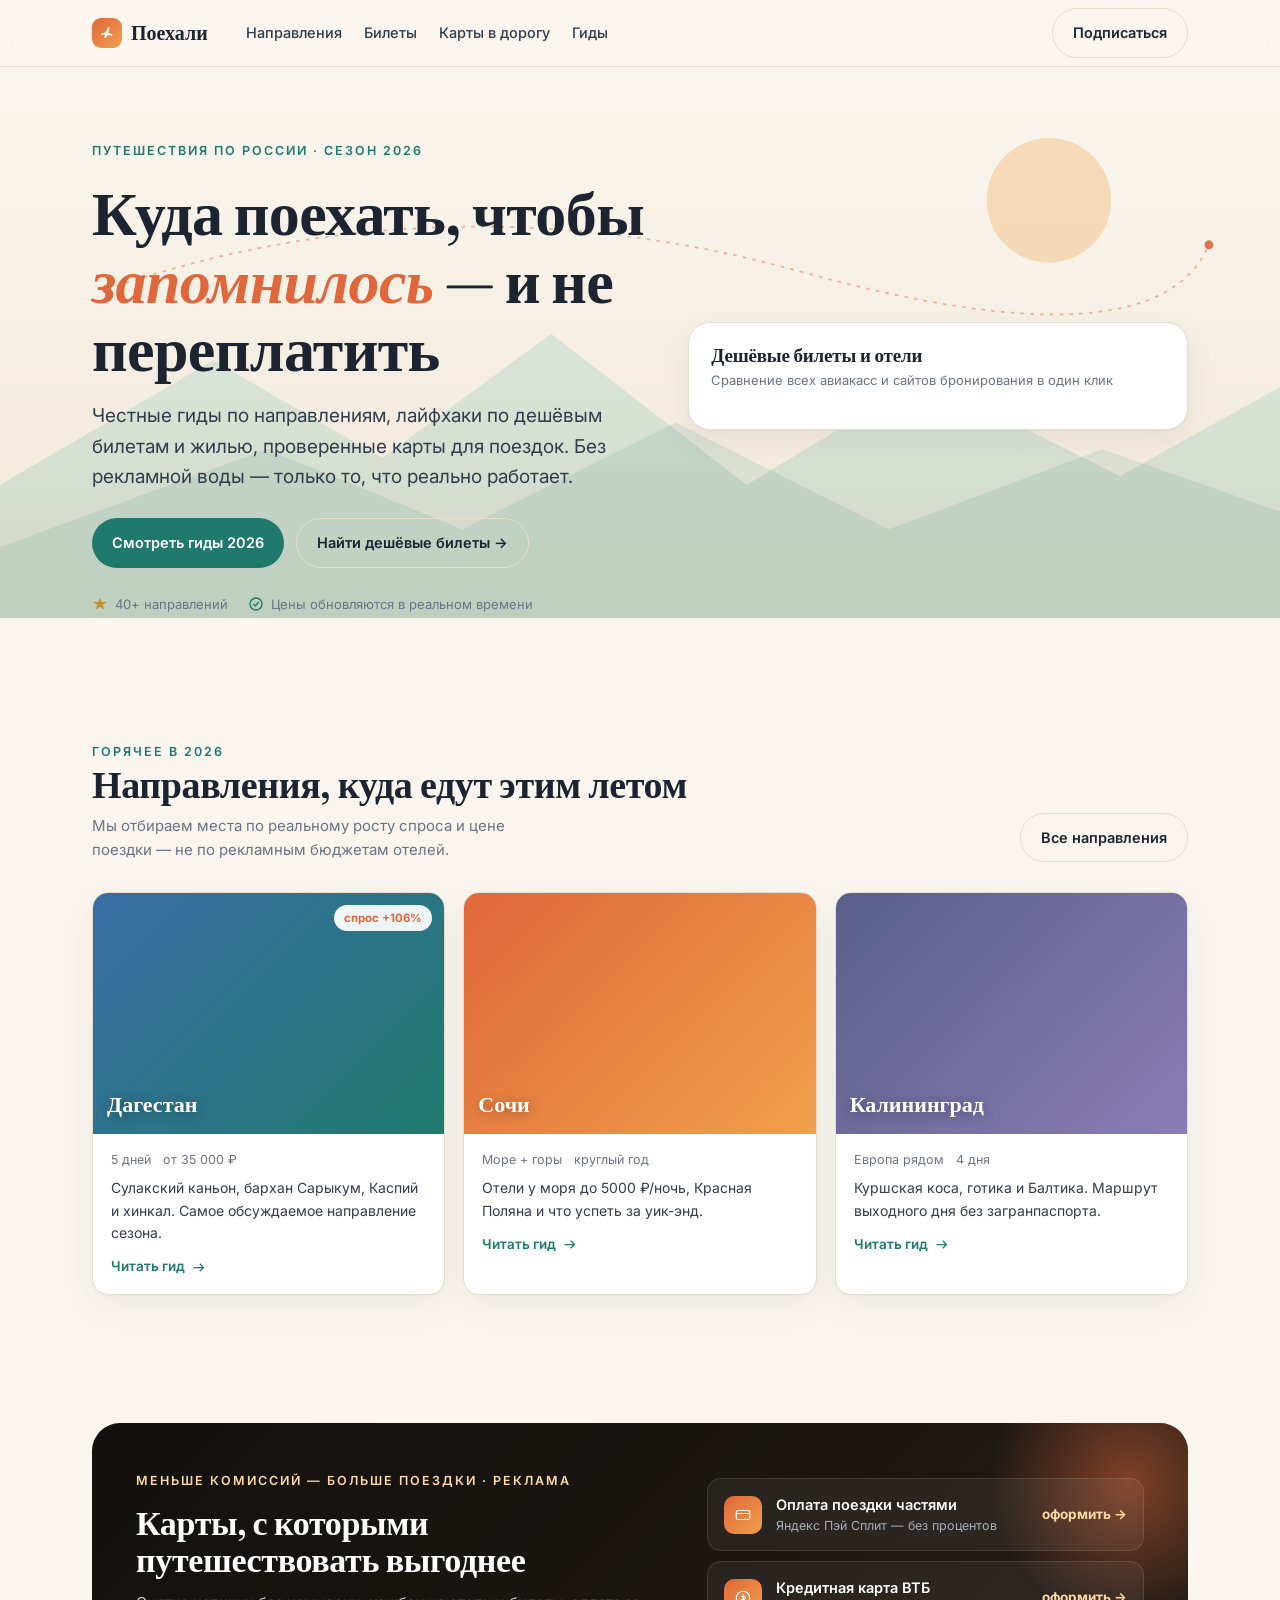
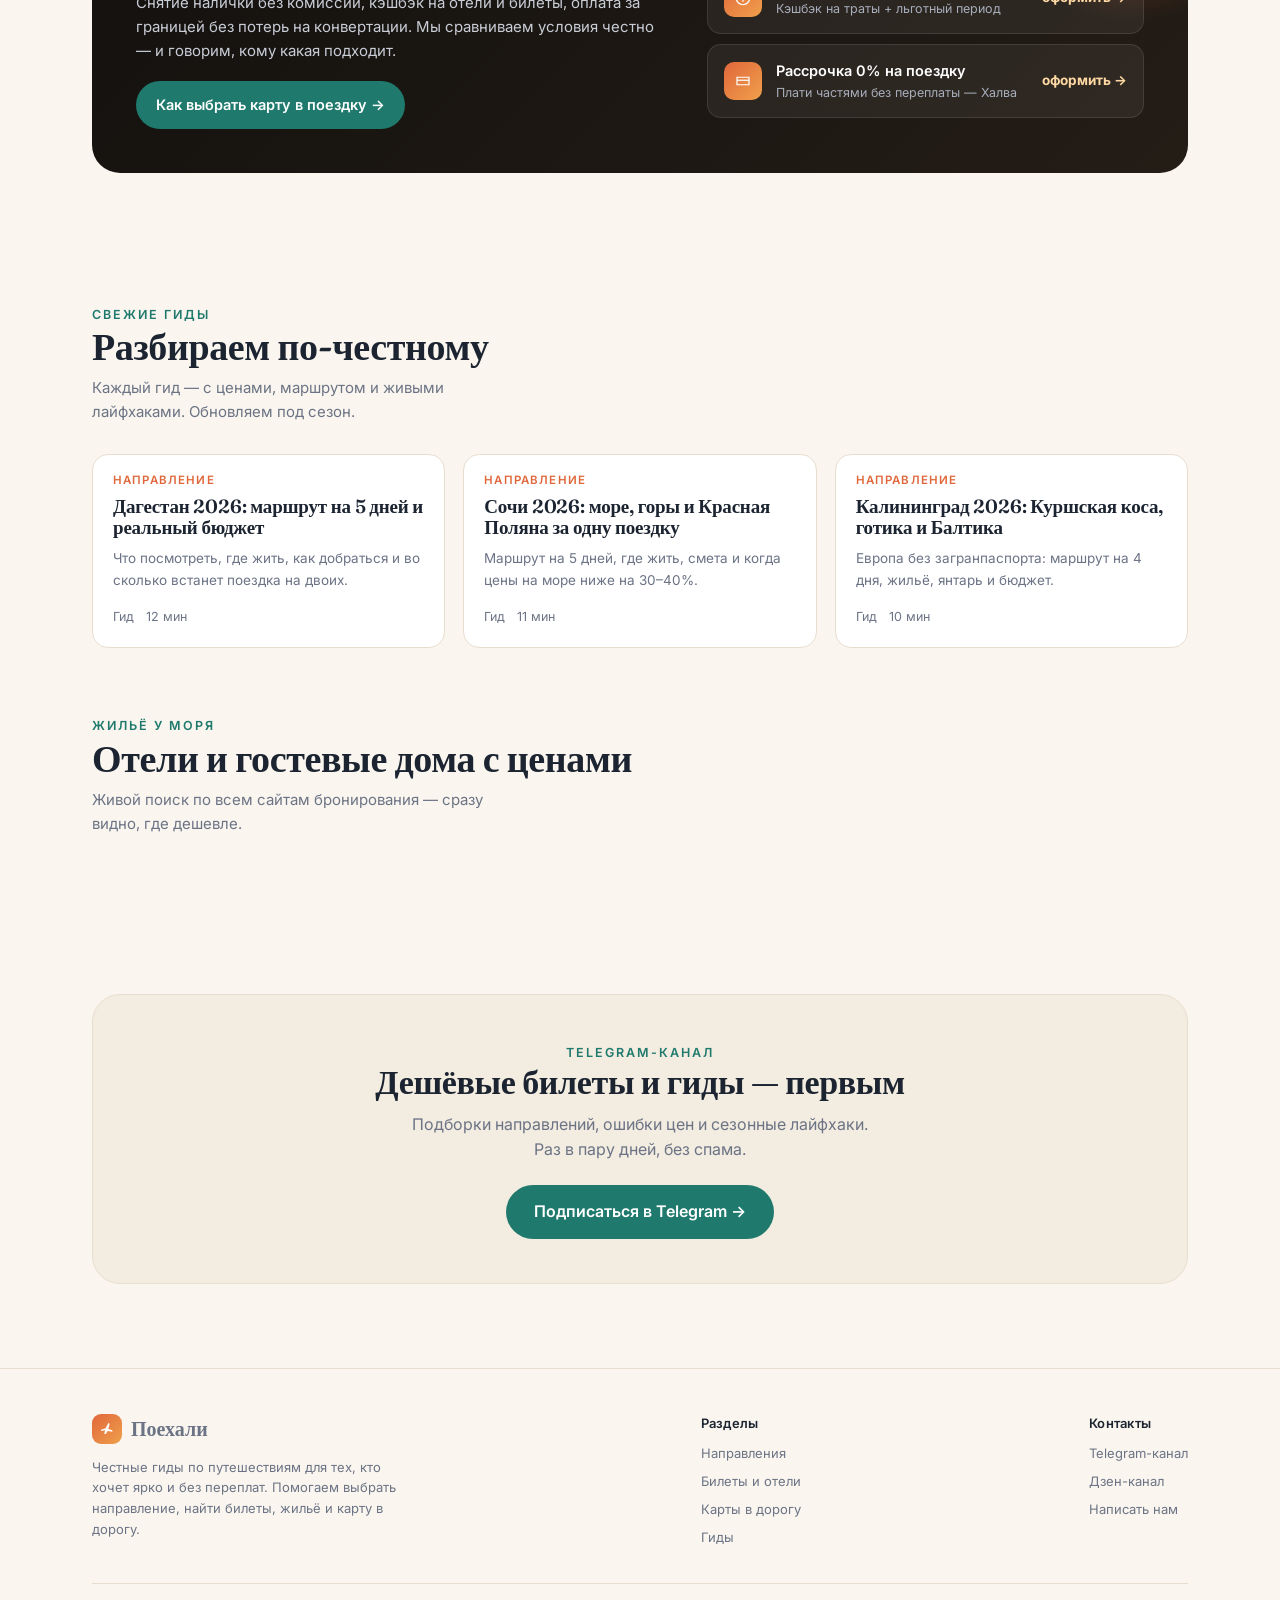
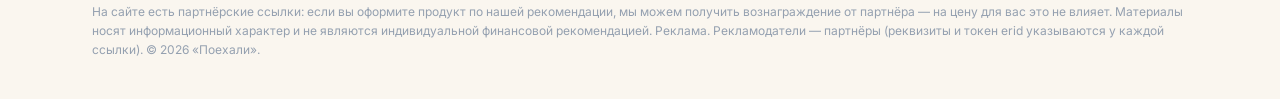
<file: index.html>
<!doctype html>
<html lang="ru">
<head>
<meta charset="utf-8">
<meta name="viewport" content="width=device-width, initial-scale=1">
<title>Поехали — путешествия по России 2026: маршруты, билеты, отели</title>
<meta name="description" content="Куда поехать по России в 2026 году: honest-гиды по направлениям, как найти дешёвые билеты и жильё, карты для путешествий без комиссии.">
<meta property="og:type" content="website">
<meta property="og:site_name" content="Поехали">
<meta property="og:locale" content="ru_RU">
<meta property="og:title" content="Поехали — путешествия по России 2026">
<meta property="og:description" content="Куда поехать по России: честные гиды по направлениям, дешёвые билеты и жильё, карты для путешествий.">
<meta property="og:url" content="https://ruslanklmn-hub.github.io/poehali/">
<meta property="og:image" content="https://ruslanklmn-hub.github.io/poehali/assets/og.png">
<meta name="twitter:card" content="summary_large_image">
<link rel="preconnect" href="https://fonts.googleapis.com">
<link rel="preconnect" href="https://fonts.gstatic.com" crossorigin>
<link href="https://fonts.googleapis.com/css2?family=Fraunces:opsz,wght@9..144,400;9..144,500;9..144,600;9..144,700&family=Inter:wght@400;500;600&display=swap" rel="stylesheet">
<style>
  :root{
    --bg:#FAF6EF; --surf:#FFFFFF; --sand:#F3ECE0; --sand2:#EDE3D3;
    --ink:#1B2430; --ink2:#333c4a; --mut:#6B7385; --line:#E7DECF;
    --teal:#1F7A6D; --teal-d:#155e54; --coral:#E0673B; --gold:#C0912F;
    --sea:linear-gradient(135deg,#1F7A6D,#2ea698); --sun:linear-gradient(135deg,#E0673B,#f0a04b);
    --sh:0 1px 2px rgba(27,36,48,.04),0 12px 32px rgba(27,36,48,.06);
    --rad:16px;
  }
  *{box-sizing:border-box;margin:0;padding:0}
  html{scroll-behavior:smooth}
  body{background:var(--bg);color:var(--ink);font:16px/1.6 Inter,-apple-system,BlinkMacSystemFont,"Segoe UI",Roboto,sans-serif;-webkit-font-smoothing:antialiased;overflow-x:hidden}
  h1,h2,h3,.serif{font-family:Fraunces,Georgia,"Times New Roman",serif;font-weight:600;letter-spacing:-.01em;line-height:1.1}
  a{color:inherit;text-decoration:none}
  .wrap{max-width:1140px;margin:0 auto;padding:0 22px}
  .eyebrow{font:600 12.5px/1 Inter;letter-spacing:.16em;text-transform:uppercase;color:var(--teal)}
  .btn{display:inline-flex;align-items:center;gap:8px;font-weight:600;font-size:14.5px;padding:12px 20px;border-radius:100px;cursor:pointer;border:0;transition:.2s}
  .btn-p{background:var(--ink);color:#fff}
  .btn-p:hover{background:#2b3646;transform:translateY(-1px)}
  .btn-t{background:var(--teal);color:#fff}
  .btn-t:hover{background:var(--teal-d)}
  .btn-o{background:transparent;color:var(--ink);border:1.5px solid var(--line)}
  .btn-o:hover{border-color:var(--ink);background:#fff}
  svg{display:block}
  .reveal{opacity:0;transform:translateY(20px);transition:opacity .7s ease,transform .7s cubic-bezier(.2,.7,.2,1)}
  .reveal.in{opacity:1;transform:none}
  @media(prefers-reduced-motion:reduce){.reveal{opacity:1;transform:none;transition:none}}

  /* ===== affiliate slot marker (заменяется кодом из кабинета сети) ===== */
  .slot{border:1.5px dashed var(--teal);background:rgba(31,122,109,.05);border-radius:14px;padding:20px;text-align:center;color:var(--teal-d);font-size:13.5px}
  .slot b{display:block;font-size:14px;margin-bottom:4px;color:var(--teal)}
  .slot .fake{display:inline-flex;gap:8px;align-items:center;margin-top:12px;background:#fff;border:1px solid var(--line);border-radius:100px;padding:9px 16px;color:var(--ink);font-weight:600;font-size:13px}

  /* ===== header ===== */
  header{position:sticky;top:0;z-index:50;background:rgba(250,246,239,.82);backdrop-filter:blur(12px);border-bottom:1px solid var(--line)}
  .nav{display:flex;align-items:center;gap:26px;height:66px}
  .logo{display:flex;align-items:center;gap:9px;font-family:Fraunces;font-weight:600;font-size:20px}
  .logo .mark{width:30px;height:30px;border-radius:9px;background:var(--sun);display:grid;place-items:center;flex:0 0 auto}
  .nav .links{display:flex;gap:22px;margin-left:12px}
  .nav .links a{font-size:14.5px;color:var(--ink2);font-weight:500}
  .nav .links a:hover{color:var(--teal)}
  .nav .right{margin-left:auto;display:flex;gap:10px;align-items:center}
  @media(max-width:760px){.nav .links{display:none}}

  /* ===== hero ===== */
  .hero{position:relative;padding:70px 0 60px;overflow:hidden}
  .hero-art{position:absolute;inset:0;z-index:0;opacity:.9}
  .hero .wrap{position:relative;z-index:1}
  .hero .grid{display:grid;grid-template-columns:1.05fr .95fr;gap:44px;align-items:center}
  @media(max-width:880px){.hero .grid{grid-template-columns:1fr;gap:30px}}
  .hero h1{font-size:clamp(38px,6vw,62px);margin:16px 0 18px}
  .hero h1 em{font-style:italic;color:var(--coral)}
  .hero p.lead{font-size:clamp(16px,2.1vw,19px);color:var(--ink2);max-width:520px}
  .hero .cta{display:flex;gap:12px;margin-top:26px;flex-wrap:wrap}
  .trust{display:flex;gap:20px;margin-top:26px;flex-wrap:wrap;color:var(--mut);font-size:13px}
  .trust span{display:flex;align-items:center;gap:7px}
  /* hero search card */
  .searchcard{background:var(--surf);border:1px solid var(--line);border-radius:22px;box-shadow:var(--sh);padding:22px}
  .searchcard h3{font-size:19px;margin-bottom:4px}
  .searchcard .sub{font-size:13px;color:var(--mut);margin-bottom:16px}
  .tabs{display:flex;gap:6px;background:var(--sand);border-radius:12px;padding:5px;margin-bottom:16px}
  .tabs button{flex:1;border:0;background:transparent;padding:9px;border-radius:9px;font-weight:600;font-size:13.5px;color:var(--mut);cursor:pointer}
  .tabs button.on{background:#fff;color:var(--ink);box-shadow:0 1px 4px rgba(0,0,0,.06)}

  /* ===== section frame ===== */
  section.blk{padding:64px 0}
  .head{display:flex;align-items:flex-end;justify-content:space-between;gap:20px;margin-bottom:30px;flex-wrap:wrap}
  .head h2{font-size:clamp(26px,3.6vw,38px)}
  .head p{color:var(--mut);font-size:15px;max-width:440px;margin-top:8px}

  /* destinations */
  .dest{display:grid;grid-template-columns:repeat(3,1fr);gap:18px}
  @media(max-width:860px){.dest{grid-template-columns:repeat(2,1fr)}}
  @media(max-width:560px){.dest{grid-template-columns:1fr}}
  .card{background:var(--surf);border:1px solid var(--line);border-radius:var(--rad);overflow:hidden;box-shadow:var(--sh);transition:.25s;cursor:pointer}
  .card:hover{transform:translateY(-4px);box-shadow:0 18px 40px rgba(27,36,48,.12)}
  .card .ph{aspect-ratio:16/11;position:relative;display:grid;place-items:center;color:#fff}
  .card .ph .lbl{position:absolute;left:14px;bottom:12px;font-family:Fraunces;font-size:22px;font-weight:600;text-shadow:0 2px 12px rgba(0,0,0,.35)}
  .card .ph .tag{position:absolute;right:12px;top:12px;background:rgba(255,255,255,.92);color:var(--coral);font-weight:700;font-size:11.5px;padding:4px 10px;border-radius:100px}
  .card .bd{padding:16px 18px}
  .card .bd .meta{font-size:12.5px;color:var(--mut);display:flex;gap:12px;margin-bottom:7px}
  .card .bd p{font-size:14px;color:var(--ink2)}
  .card .bd .go{margin-top:12px;font-weight:600;font-size:13.5px;color:var(--teal);display:flex;align-items:center;gap:6px}

  /* money block */
  .money{background:linear-gradient(135deg,#12100E,#241d16);color:#fff;border-radius:28px;padding:44px;position:relative;overflow:hidden}
  .money::after{content:"";position:absolute;right:-80px;top:-80px;width:280px;height:280px;background:radial-gradient(circle,rgba(224,103,59,.5),transparent 70%)}
  .money .in{position:relative;z-index:1;display:grid;grid-template-columns:1.1fr .9fr;gap:36px;align-items:center}
  @media(max-width:820px){.money{padding:30px}.money .in{grid-template-columns:1fr;gap:24px}}
  .money h2{font-size:clamp(24px,3.4vw,34px);margin:12px 0}
  .money p{color:#c9cdd6;font-size:15px}
  .cards3{display:flex;flex-direction:column;gap:10px}
  .crow{display:flex;align-items:center;gap:14px;background:rgba(255,255,255,.06);border:1px solid rgba(255,255,255,.1);border-radius:14px;padding:14px 16px}
  .crow .ic{width:38px;height:38px;border-radius:10px;background:var(--sun);display:grid;place-items:center;flex:0 0 auto}
  .crow .t{font-weight:600;font-size:14.5px}
  .crow .s{font-size:12.5px;color:#a7adba}
  .crow .p{margin-left:auto;font-weight:700;color:#ffd9a3;font-size:13.5px;white-space:nowrap}

  /* latest */
  .posts{display:grid;grid-template-columns:repeat(3,1fr);gap:18px}
  @media(max-width:860px){.posts{grid-template-columns:1fr}}
  .post{display:flex;flex-direction:column;gap:10px;background:var(--surf);border:1px solid var(--line);border-radius:var(--rad);padding:20px;transition:.2s}
  .post:hover{border-color:#d8ccb6;transform:translateY(-3px)}
  .post .k{font:600 11.5px/1 Inter;letter-spacing:.1em;text-transform:uppercase;color:var(--coral)}
  .post h3{font-size:19px}
  .post p{font-size:13.5px;color:var(--mut)}
  .post .foot{margin-top:auto;font-size:12.5px;color:var(--mut);display:flex;gap:12px;padding-top:6px}

  /* capture */
  .capture{background:var(--sand);border:1px solid var(--line);border-radius:28px;padding:44px;text-align:center}
  .capture h2{font-size:clamp(24px,3.4vw,34px);margin-bottom:10px}
  .capture p{color:var(--mut);max-width:460px;margin:0 auto 22px}
  .cform{display:flex;gap:10px;max-width:440px;margin:0 auto;flex-wrap:wrap}
  .cform input{flex:1;min-width:200px;border:1.5px solid var(--line);background:#fff;border-radius:100px;padding:13px 20px;font:400 15px Inter;color:var(--ink)}
  .cform input:focus{outline:none;border-color:var(--teal)}

  /* footer */
  footer{border-top:1px solid var(--line);margin-top:20px;padding:44px 0 40px;color:var(--mut);font-size:13px}
  .fgrid{display:flex;gap:40px;flex-wrap:wrap;justify-content:space-between;margin-bottom:28px}
  .fgrid .about{max-width:320px}
  .fcol h4{font-family:Inter;font-weight:600;font-size:13px;color:var(--ink);margin-bottom:10px;letter-spacing:.02em}
  .fcol a{display:block;color:var(--mut);margin-bottom:7px}
  .fcol a:hover{color:var(--teal)}
  .disc{border-top:1px solid var(--line);padding-top:18px;font-size:12px;line-height:1.6;color:#94a0b0}
</style>
<!-- Travelpayouts Drive (авто-монетизация тревел-ссылок) -->
<script nowprocket data-noptimize="1" data-cfasync="false" data-wpfc-render="false" seraph-accel-crit="1" data-no-defer="1">
  (function () {
      var script = document.createElement("script");
      script.async = 1;
      script.src = 'https://tpembars.com/NTQ3OTI2.js?t=547926';
      document.head.appendChild(script);
  })();
</script>
<meta name="yandex-verification" content="d6a9e9c5a4520eef" />
<!-- Yandex.Metrika counter -->
<script type="text/javascript">
   (function(m,e,t,r,i,k,a){m[i]=m[i]||function(){(m[i].a=m[i].a||[]).push(arguments)};
   m[i].l=1*new Date();
   for (var j = 0; j < document.scripts.length; j++) {if (document.scripts[j].src === r) { return; }}
   k=e.createElement(t),a=e.getElementsByTagName(t)[0],k.async=1,k.src=r,a.parentNode.insertBefore(k,a)})
   (window, document, "script", "https://mc.yandex.ru/metrika/tag.js", "ym");
   ym(110705761, "init", {clickmap:true, trackLinks:true, accurateTrackBounce:true, webvisor:true});
</script>
<noscript><div><img src="https://mc.yandex.ru/watch/110705761" style="position:absolute; left:-9999px;" alt="" /></div></noscript>
<!-- /Yandex.Metrika counter -->
</head>
<body>

<header>
  <div class="wrap nav">
    <a class="logo" href="#">
      <span class="mark"><svg width="16" height="16" viewBox="0 0 24 24" fill="none"><path d="M3 13l7-2 4-8 2 1-2 8 6 2v2l-7-1-3 5-2-1 1-5-6 1z" fill="#fff"/></svg></span>
      Поехали
    </a>
    <nav class="links">
      <a href="#napravleniya">Направления</a>
      <a href="#bilety">Билеты</a>
      <a href="#karty">Карты в дорогу</a>
      <a href="#gidy">Гиды</a>
    </nav>
    <div class="right">
      <a class="btn btn-o" href="#podpiska">Подписаться</a>
    </div>
  </div>
</header>

<!-- ============ HERO ============ -->
<section class="hero">
  <svg class="hero-art" viewBox="0 0 1440 620" preserveAspectRatio="xMidYMid slice" aria-hidden="true">
    <defs>
      <linearGradient id="sky" x1="0" y1="0" x2="0" y2="1">
        <stop offset="0" stop-color="#FAF6EF"/><stop offset="1" stop-color="#F1E7D6"/>
      </linearGradient>
      <linearGradient id="mnt" x1="0" y1="0" x2="0" y2="1">
        <stop offset="0" stop-color="#2ea698"/><stop offset="1" stop-color="#1F7A6D"/>
      </linearGradient>
    </defs>
    <rect width="1440" height="620" fill="url(#sky)"/>
    <circle cx="1180" cy="150" r="70" fill="#f0a04b" opacity=".35"/>
    <path d="M0 470 L240 330 L430 440 L620 300 L840 470 L1040 350 L1260 460 L1440 360 V620 H0 Z" fill="url(#mnt)" opacity=".16"/>
    <path d="M0 540 L300 430 L520 520 L760 400 L1000 520 L1240 430 L1440 500 V620 H0 Z" fill="#1F7A6D" opacity=".12"/>
    <g opacity=".5" stroke="#E0673B" stroke-width="2" fill="none" stroke-dasharray="4 7">
      <path d="M120 250 Q500 120 900 230 T1360 200"/>
    </g>
    <g fill="#E0673B"><circle cx="120" cy="250" r="5"/><circle cx="1360" cy="200" r="5"/></g>
  </svg>
  <div class="wrap">
    <div class="grid">
      <div class="reveal in">
        <span class="eyebrow">Путешествия по России · сезон 2026</span>
        <h1>Куда поехать, чтобы <em>запомнилось</em> — и не переплатить</h1>
        <p class="lead">Честные гиды по направлениям, лайфхаки по дешёвым билетам и жилью, проверенные карты для поездок. Без рекламной воды — только то, что реально работает.</p>
        <div class="cta">
          <a class="btn btn-t" href="#gidy">Смотреть гиды 2026</a>
          <a class="btn btn-o" href="#bilety">Найти дешёвые билеты →</a>
        </div>
        <div class="trust">
          <span><svg width="16" height="16" viewBox="0 0 24 24" fill="none"><path d="M12 2l2.4 6.9H22l-6 4.4 2.3 7L12 16l-6.3 4.3 2.3-7-6-4.4h7.6z" fill="#C0912F"/></svg> 40+ направлений</span>
          <span><svg width="16" height="16" viewBox="0 0 24 24" fill="none"><circle cx="12" cy="12" r="9" stroke="#1F7A6D" stroke-width="2"/><path d="M8 12l3 3 5-6" stroke="#1F7A6D" stroke-width="2" fill="none"/></svg> Цены обновляются в реальном времени</span>
        </div>
      </div>

      <!-- HERO SEARCH: сюда встаёт поисковый виджет Aviasales из кабинета Travelpayouts -->
      <div class="searchcard reveal in">
        <h3>Дешёвые билеты и отели</h3>
        <div class="sub">Сравнение всех авиакасс и сайтов бронирования в один клик</div>
        <!-- Travelpayouts: поисковый виджет Aviasales (авиа + отели) -->
        <script async src="https://tpwdg.com/content?currency=rub&campaign_id=100&promo_id=7879&plain=false&border_radius=0&color_focused=%2332a8dd&special=%23C4C4C4&secondary=%23FFFFFF&light=%23FFFFFF&dark=%23262626&color_icons=%2332a8dd&color_button=%2332a8dd&primary_override=%2332a8dd&searchUrl=www.aviasales.com%2Fsearch&locale=ru&powered_by=true&show_hotels=true&shmarker=748388&trs=547926" charset="utf-8"></script>
      </div>
    </div>
  </div>
</section>

<!-- ============ DESTINATIONS ============ -->
<section class="blk" id="napravleniya">
  <div class="wrap">
    <div class="head reveal">
      <div>
        <span class="eyebrow">Горячее в 2026</span>
        <h2>Направления, куда едут этим летом</h2>
        <p>Мы отбираем места по реальному росту спроса и цене поездки — не по рекламным бюджетам отелей.</p>
      </div>
      <a class="btn btn-o" href="#gidy">Все направления</a>
    </div>
    <div class="dest">
      <!-- Дагестан — флагман -->
      <a class="card reveal" href="dagestan.html">
        <div class="ph" style="background:linear-gradient(135deg,#3a6ea5,#1F7A6D)">
          <!-- PHOTO SLOT: фото Сулакского каньона / Дагестан -->
          <span class="tag">спрос +106%</span>
          <span class="lbl">Дагестан</span>
        </div>
        <div class="bd">
          <div class="meta"><span>5 дней</span><span>от 35 000 ₽</span></div>
          <p>Сулакский каньон, бархан Сарыкум, Каспий и хинкал. Самое обсуждаемое направление сезона.</p>
          <div class="go">Читать гид <svg width="15" height="15" viewBox="0 0 24 24" fill="none"><path d="M4 12h16M14 6l6 6-6 6" stroke="#1F7A6D" stroke-width="2" fill="none"/></svg></div>
        </div>
      </a>
      <!-- Сочи -->
      <a class="card reveal" href="sochi.html">
        <div class="ph" style="background:linear-gradient(135deg,#E0673B,#f0a04b)">
          <span class="lbl">Сочи</span>
        </div>
        <div class="bd">
          <div class="meta"><span>Море + горы</span><span>круглый год</span></div>
          <p>Отели у моря до 5000 ₽/ночь, Красная Поляна и что успеть за уик-энд.</p>
          <div class="go">Читать гид <svg width="15" height="15" viewBox="0 0 24 24" fill="none"><path d="M4 12h16M14 6l6 6-6 6" stroke="#1F7A6D" stroke-width="2" fill="none"/></svg></div>
        </div>
      </a>
      <!-- Калининград -->
      <a class="card reveal" href="kaliningrad.html">
        <div class="ph" style="background:linear-gradient(135deg,#5a5f8a,#8a7cb5)">
          <span class="lbl">Калининград</span>
        </div>
        <div class="bd">
          <div class="meta"><span>Европа рядом</span><span>4 дня</span></div>
          <p>Куршская коса, готика и Балтика. Маршрут выходного дня без загранпаспорта.</p>
          <div class="go">Читать гид <svg width="15" height="15" viewBox="0 0 24 24" fill="none"><path d="M4 12h16M14 6l6 6-6 6" stroke="#1F7A6D" stroke-width="2" fill="none"/></svg></div>
        </div>
      </a>
    </div>
  </div>
</section>

<!-- ============ MONEY / CARDS ============ -->
<section class="blk" id="karty">
  <div class="wrap">
    <div class="money reveal">
      <div class="in">
        <div>
          <span class="eyebrow" style="color:#ffd9a3">Меньше комиссий — больше поездки · Реклама</span>
          <h2>Карты, с которыми путешествовать выгоднее</h2>
          <p>Снятие налички без комиссии, кэшбэк на отели и билеты, оплата за границей без потерь на конвертации. Мы сравниваем условия честно — и говорим, кому какая подходит.</p>
          <a class="btn btn-t" href="dagestan.html#karta" style="margin-top:18px">Как выбрать карту в поездку →</a>
        </div>
        <!-- AFFILIATE SLOTS · финансовые офферы (Pampadu / Leads.su). Ссылки с erid -->
        <div class="cards3">
          <div class="crow">
            <span class="ic"><svg width="18" height="18" viewBox="0 0 24 24" fill="none"><rect x="3" y="6" width="18" height="12" rx="2" stroke="#fff" stroke-width="1.6"/><path d="M3 10h18" stroke="#fff" stroke-width="1.6"/></svg></span>
            <div><div class="t">Оплата поездки частями</div><div class="s">Яндекс Пэй Сплит — без процентов</div></div>
            <a class="p" href="https://trk.ppdu.ru/click?uid=342605&amp;oid=2684&amp;erid=2SDnjdJuo9L" target="_blank" rel="nofollow sponsored noopener">оформить →</a>
          </div>
          <div class="crow">
            <span class="ic"><svg width="18" height="18" viewBox="0 0 24 24" fill="none"><circle cx="12" cy="12" r="9" stroke="#fff" stroke-width="1.6"/><path d="M12 7v10M9 10h4a2 2 0 010 4H9" stroke="#fff" stroke-width="1.6"/></svg></span>
            <div><div class="t">Кредитная карта ВТБ</div><div class="s">Кэшбэк на траты + льготный период</div></div>
            <a class="p" href="https://trk.ppdu.ru/click?uid=342605&amp;oid=1089&amp;erid=2SDnjeGCc2T" target="_blank" rel="nofollow sponsored noopener">оформить →</a>
          </div>
          <div class="crow">
            <span class="ic"><svg width="18" height="18" viewBox="0 0 24 24" fill="none"><path d="M4 7h16v10H4z" stroke="#fff" stroke-width="1.6"/><path d="M4 11h16" stroke="#fff" stroke-width="1.6"/></svg></span>
            <div><div class="t">Рассрочка 0% на поездку</div><div class="s">Плати частями без переплаты — Халва</div></div>
            <a class="p" href="https://trk.ppdu.ru/click?uid=342605&amp;oid=1775&amp;erid=2SDnjcis6h7" target="_blank" rel="nofollow sponsored noopener">оформить →</a>
          </div>
        </div>
      </div>
    </div>
  </div>
</section>

<!-- ============ LATEST GUIDES ============ -->
<section class="blk" id="gidy">
  <div class="wrap">
    <div class="head reveal">
      <div>
        <span class="eyebrow">Свежие гиды</span>
        <h2>Разбираем по-честному</h2>
        <p>Каждый гид — с ценами, маршрутом и живыми лайфхаками. Обновляем под сезон.</p>
      </div>
    </div>
    <div class="posts">
      <a class="post reveal" href="dagestan.html">
        <span class="k">Направление</span>
        <h3>Дагестан 2026: маршрут на 5 дней и реальный бюджет</h3>
        <p>Что посмотреть, где жить, как добраться и во сколько встанет поездка на двоих.</p>
        <div class="foot"><span>Гид</span><span>12 мин</span></div>
      </a>
      <a class="post reveal" href="sochi.html">
        <span class="k">Направление</span>
        <h3>Сочи 2026: море, горы и Красная Поляна за одну поездку</h3>
        <p>Маршрут на 5 дней, где жить, смета и когда цены на море ниже на 30–40%.</p>
        <div class="foot"><span>Гид</span><span>11 мин</span></div>
      </a>
      <a class="post reveal" href="kaliningrad.html">
        <span class="k">Направление</span>
        <h3>Калининград 2026: Куршская коса, готика и Балтика</h3>
        <p>Европа без загранпаспорта: маршрут на 4 дня, жильё, янтарь и бюджет.</p>
        <div class="foot"><span>Гид</span><span>10 мин</span></div>
      </a>
    </div>
  </div>
</section>

<!-- ============ HOTELS SLOT ============ -->
<section class="blk" id="bilety" style="padding-top:0">
  <div class="wrap">
    <div class="head reveal">
      <div>
        <span class="eyebrow">Жильё у моря</span>
        <h2>Отели и гостевые дома с ценами</h2>
        <p>Живой поиск по всем сайтам бронирования — сразу видно, где дешевле.</p>
      </div>
    </div>
    <!-- Travelpayouts: поисковый виджет отелей (Ostrovok) -->
    <div class="reveal" style="margin:8px 0 0"><script async src="https://tpwdg.com/content?campaign_id=459&promo_id=7257&color_icons=%230f5de4&color_button=%230f5de4&color_border=%230f5de4&color_background=%23ffffff&border_radius=5&powered_by=true&locale=ru&shmarker=748388&trs=547926" charset="utf-8"></script></div>
  </div>
</section>

<!-- ============ CAPTURE ============ -->
<section class="blk" id="podpiska">
  <div class="wrap">
    <div class="capture reveal">
      <span class="eyebrow">Telegram-канал</span>
      <h2>Дешёвые билеты и гиды — первым</h2>
      <p>Подборки направлений, ошибки цен и сезонные лайфхаки. Раз в пару дней, без спама.</p>
      <a class="btn btn-t" href="https://t.me/Poehali_2026" target="_blank" rel="noopener" style="font-size:16px;padding:14px 28px">Подписаться в Telegram →</a>
    </div>
  </div>
</section>

<footer>
  <div class="wrap">
    <div class="fgrid">
      <div class="about">
        <a class="logo" href="#" style="margin-bottom:12px">
          <span class="mark"><svg width="16" height="16" viewBox="0 0 24 24" fill="none"><path d="M3 13l7-2 4-8 2 1-2 8 6 2v2l-7-1-3 5-2-1 1-5-6 1z" fill="#fff"/></svg></span>
          Поехали
        </a>
        <p>Честные гиды по путешествиям для тех, кто хочет ярко и без переплат. Помогаем выбрать направление, найти билеты, жильё и карту в дорогу.</p>
      </div>
      <div class="fcol">
        <h4>Разделы</h4>
        <a href="#napravleniya">Направления</a>
        <a href="#bilety">Билеты и отели</a>
        <a href="#karty">Карты в дорогу</a>
        <a href="#gidy">Гиды</a>
      </div>
      <div class="fcol">
        <h4>Контакты</h4>
        <a href="https://t.me/Poehali_2026" target="_blank" rel="noopener">Telegram-канал</a>
        <a href="https://dzen.ru/id/6a526a5b24f2c05c53978cb1" target="_blank" rel="noopener">Дзен-канал</a>
        <a href="https://t.me/Poehali_2026" target="_blank" rel="noopener">Написать нам</a>
      </div>
    </div>
    <p class="disc">
      На сайте есть партнёрские ссылки: если вы оформите продукт по нашей рекомендации, мы можем получить вознаграждение от партнёра — на цену для вас это не влияет. Материалы носят информационный характер и не являются индивидуальной финансовой рекомендацией. Реклама. Рекламодатели — партнёры (реквизиты и токен erid указываются у каждой ссылки). © 2026 «Поехали».
    </p>
  </div>
</footer>

<script>
  // reveal on scroll
  var io=new IntersectionObserver(function(es){es.forEach(function(e){if(e.isIntersecting){e.target.classList.add('in');io.unobserve(e.target)}})},{threshold:.12});
  document.querySelectorAll('.reveal').forEach(function(el){io.observe(el)});
  // hero tabs (визуальный переключатель; реальный поиск подтянет виджет)
  document.querySelectorAll('.tabs button').forEach(function(b){b.onclick=function(){document.querySelectorAll('.tabs button').forEach(function(x){x.classList.remove('on')});b.classList.add('on')}});
</script>
</body>
</html>
</file>
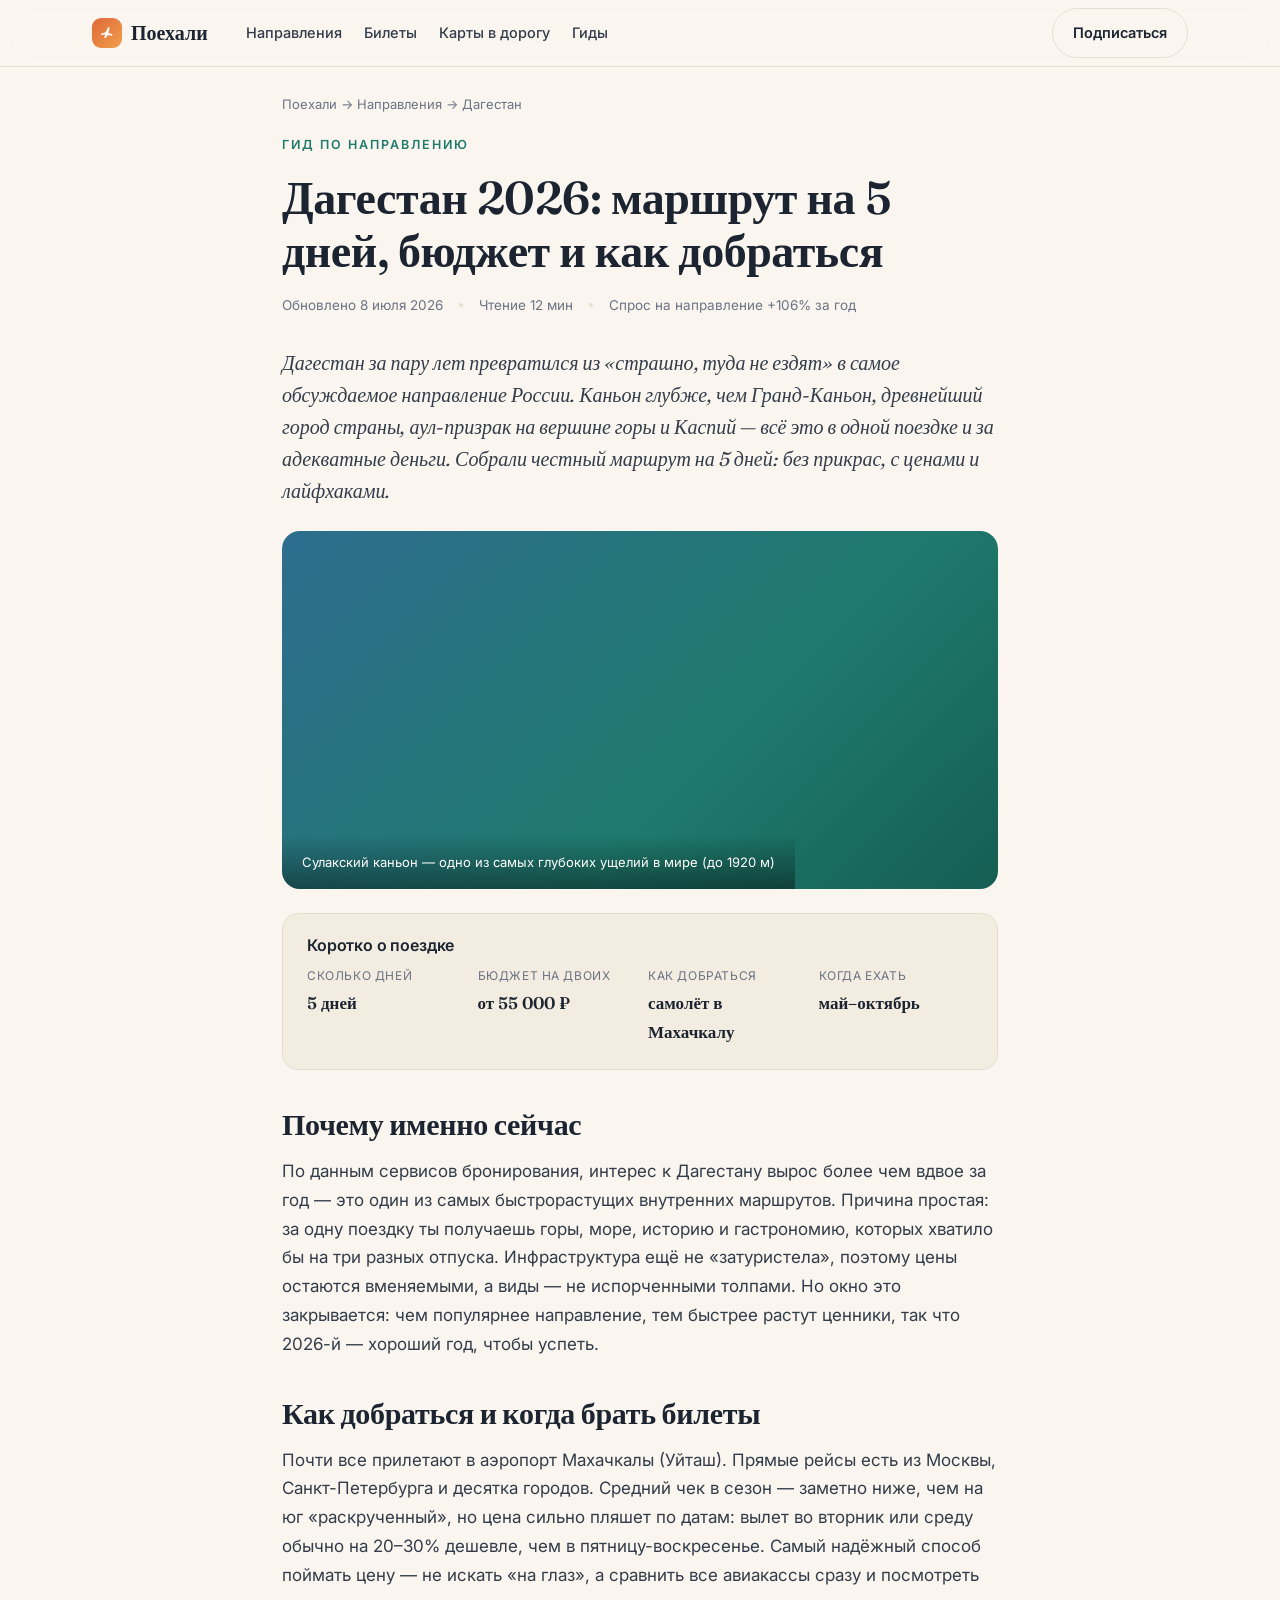
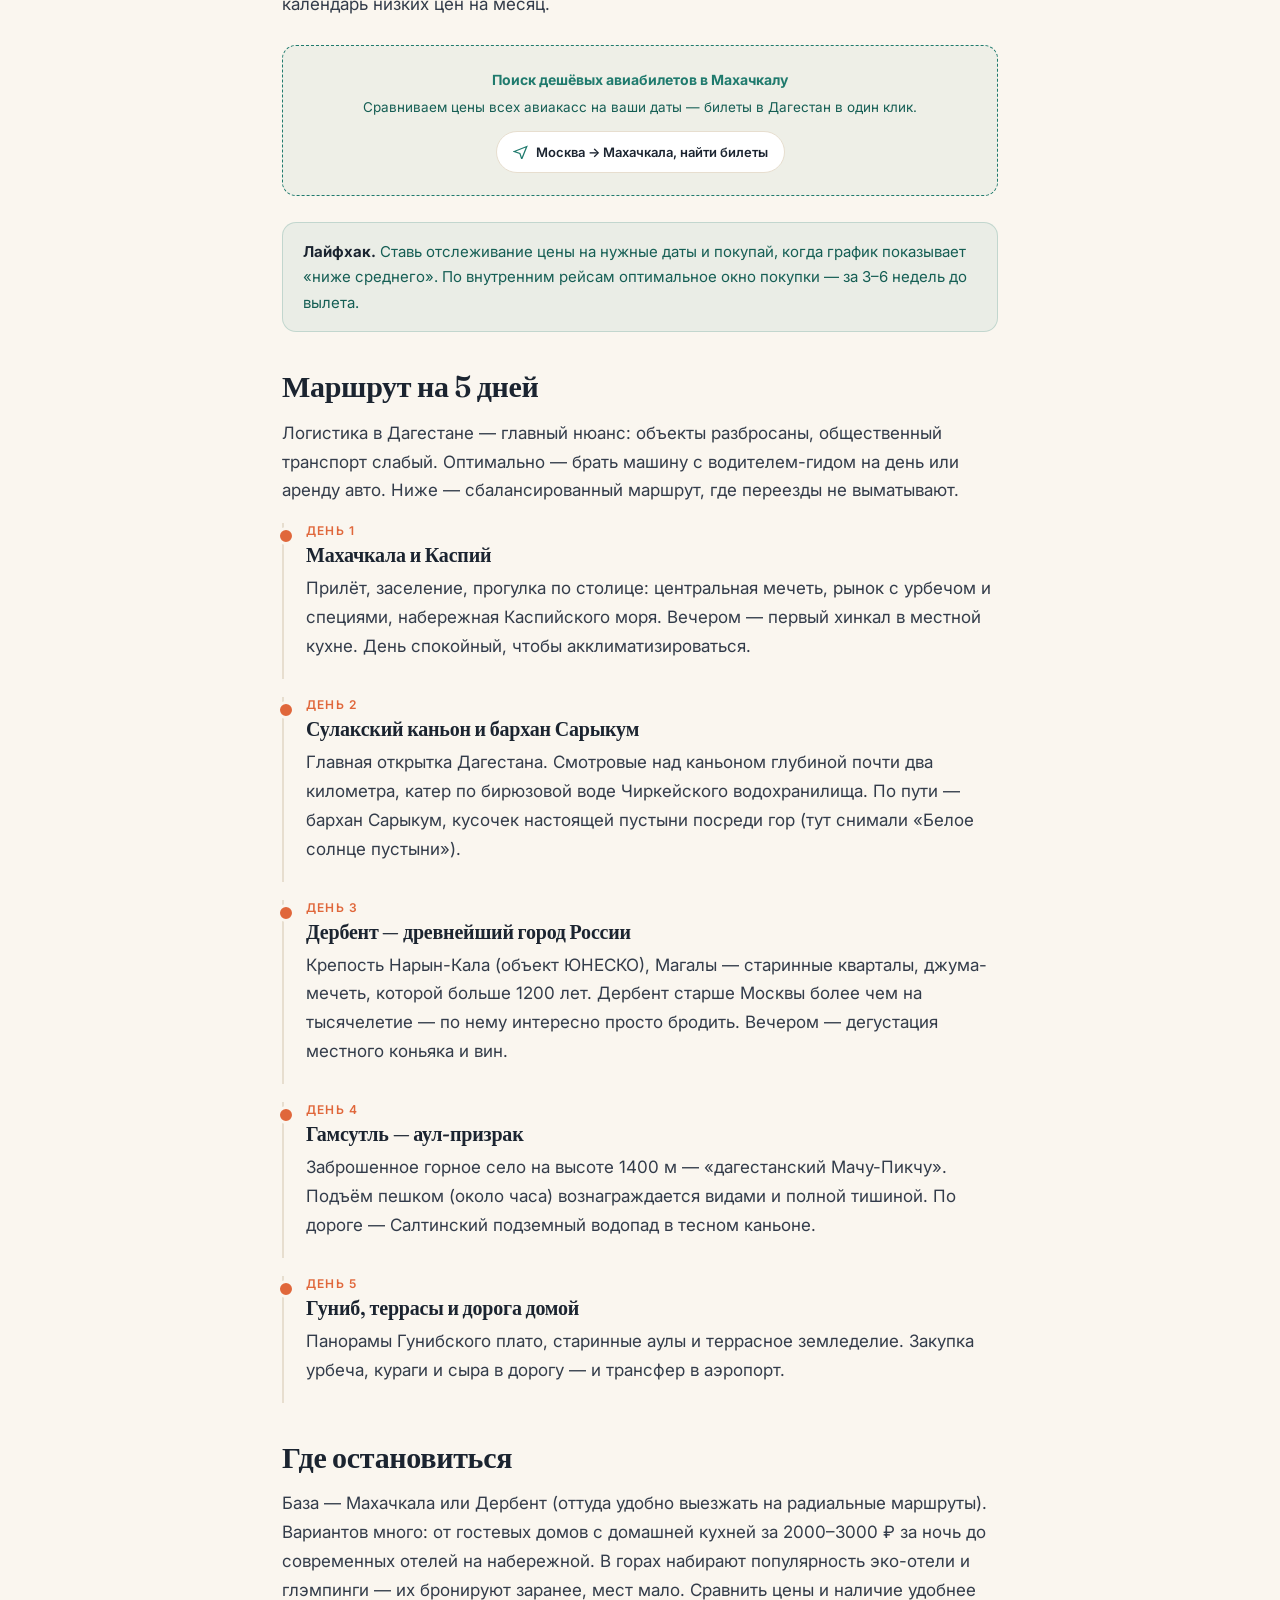
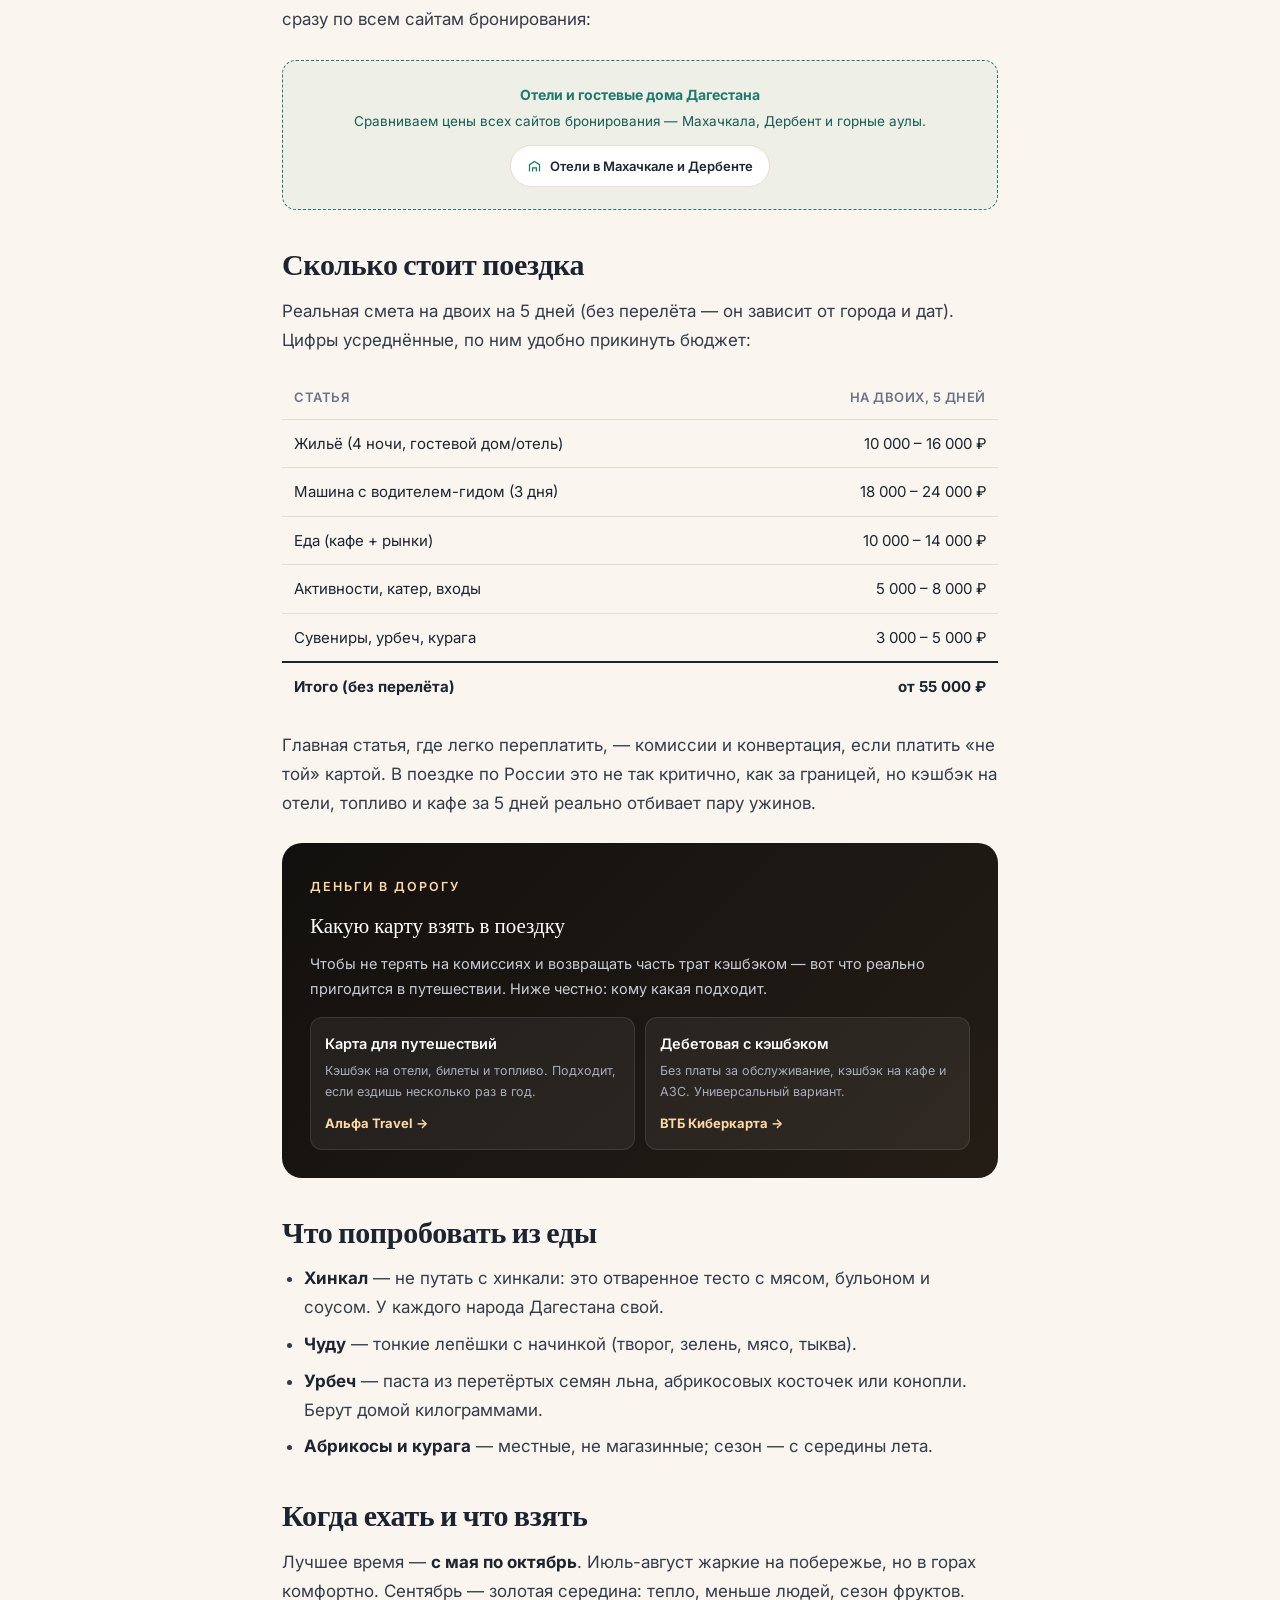
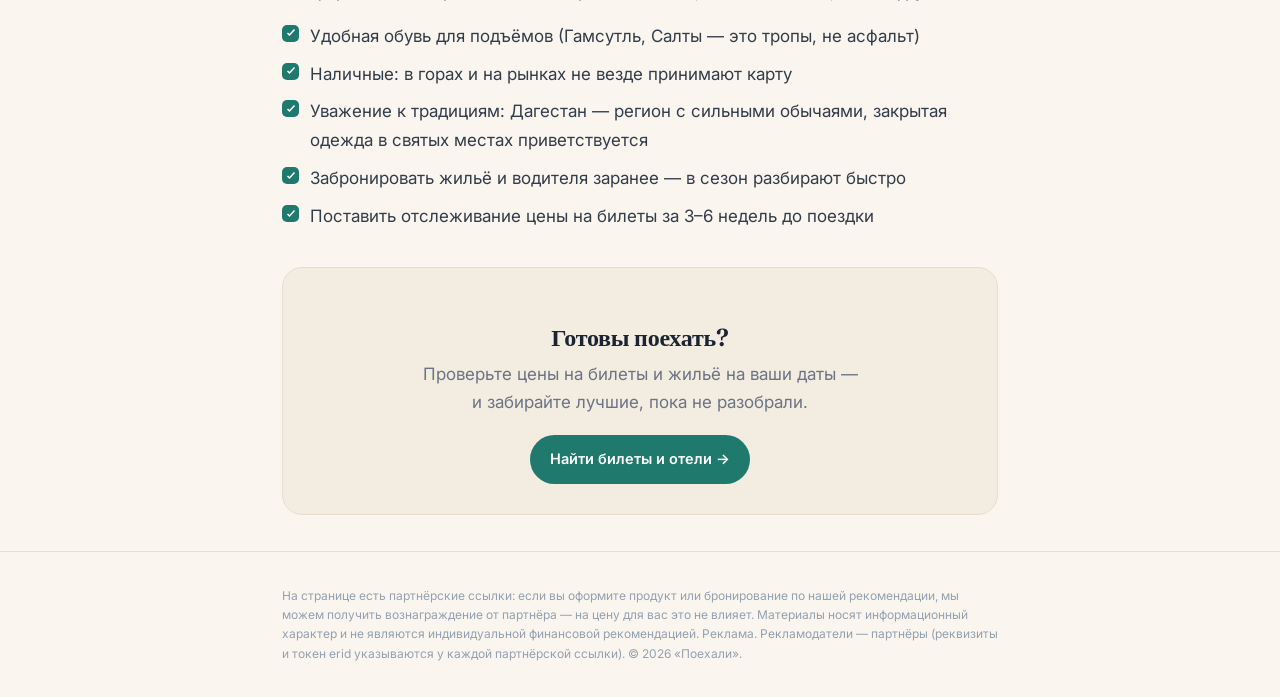
<file: dagestan.html>
<!doctype html>
<html lang="ru">
<head>
<meta charset="utf-8">
<meta name="viewport" content="width=device-width, initial-scale=1">
<title>Дагестан 2026: маршрут на 5 дней, бюджет и как добраться — Поехали</title>
<meta name="description" content="Готовый маршрут по Дагестану на 5 дней: Сулакский каньон, Дербент, Гамсутль, Каспий. Реальный бюджет поездки, где жить, как найти дешёвые билеты и какую карту взять в дорогу.">
<link rel="preconnect" href="https://fonts.googleapis.com">
<link rel="preconnect" href="https://fonts.gstatic.com" crossorigin>
<link href="https://fonts.googleapis.com/css2?family=Fraunces:opsz,ital,wght@9..144,0,400;9..144,0,500;9..144,0,600;9..144,0,700;9..144,1,500&family=Inter:wght@400;500;600&display=swap" rel="stylesheet">
<style>
  :root{
    --bg:#FAF6EF; --surf:#FFFFFF; --sand:#F3ECE0; --sand2:#EDE3D3;
    --ink:#1B2430; --ink2:#333c4a; --mut:#6B7385; --line:#E7DECF;
    --teal:#1F7A6D; --teal-d:#155e54; --coral:#E0673B; --gold:#C0912F;
    --sun:linear-gradient(135deg,#E0673B,#f0a04b);
    --sh:0 1px 2px rgba(27,36,48,.04),0 12px 32px rgba(27,36,48,.06);
  }
  *{box-sizing:border-box;margin:0;padding:0}
  html{scroll-behavior:smooth}
  body{background:var(--bg);color:var(--ink);font:17px/1.7 Inter,-apple-system,BlinkMacSystemFont,"Segoe UI",Roboto,sans-serif;-webkit-font-smoothing:antialiased;overflow-x:hidden}
  h1,h2,h3,.serif{font-family:Fraunces,Georgia,serif;font-weight:600;letter-spacing:-.01em;line-height:1.15}
  a{color:var(--teal-d);text-decoration:none}
  a:hover{text-decoration:underline}
  svg{display:block}
  .wrap{max-width:1140px;margin:0 auto;padding:0 22px}
  .eyebrow{font:600 12.5px/1 Inter;letter-spacing:.16em;text-transform:uppercase;color:var(--teal)}
  .btn{display:inline-flex;align-items:center;gap:8px;font-weight:600;font-size:14.5px;padding:12px 20px;border-radius:100px;cursor:pointer;border:0;transition:.2s;text-decoration:none}
  .btn-t{background:var(--teal);color:#fff}.btn-t:hover{background:var(--teal-d);text-decoration:none}
  .btn-o{background:transparent;color:var(--ink);border:1.5px solid var(--line)}.btn-o:hover{border-color:var(--ink);background:#fff;text-decoration:none}

  /* affiliate slot */
  .slot{border:1.5px dashed var(--teal);background:rgba(31,122,109,.05);border-radius:14px;padding:22px;text-align:center;color:var(--teal-d);font-size:13.5px;margin:26px 0}
  .slot b{display:block;font-size:14px;margin-bottom:4px;color:var(--teal)}
  .slot .fake{display:inline-flex;gap:8px;align-items:center;margin-top:12px;background:#fff;border:1px solid var(--line);border-radius:100px;padding:9px 16px;color:var(--ink);font-weight:600;font-size:13px}

  /* header */
  header{position:sticky;top:0;z-index:50;background:rgba(250,246,239,.82);backdrop-filter:blur(12px);border-bottom:1px solid var(--line)}
  .nav{display:flex;align-items:center;gap:26px;height:66px}
  .logo{display:flex;align-items:center;gap:9px;font-family:Fraunces;font-weight:600;font-size:20px;color:var(--ink)}
  .logo:hover{text-decoration:none}
  .logo .mark{width:30px;height:30px;border-radius:9px;background:var(--sun);display:grid;place-items:center;flex:0 0 auto}
  .nav .links{display:flex;gap:22px;margin-left:12px}
  .nav .links a{font-size:14.5px;color:var(--ink2);font-weight:500}
  .nav .links a:hover{color:var(--teal);text-decoration:none}
  .nav .right{margin-left:auto}
  @media(max-width:760px){.nav .links{display:none}}

  /* article */
  article{max-width:760px;margin:0 auto;padding:0 22px}
  .crumb{font-size:13px;color:var(--mut);padding:26px 0 0}
  .crumb a{color:var(--mut)}
  .ahead{padding:14px 0 8px}
  .ahead h1{font-size:clamp(30px,5vw,46px);margin:14px 0 16px}
  .ameta{display:flex;gap:16px;flex-wrap:wrap;color:var(--mut);font-size:13.5px;align-items:center}
  .ameta .dot{width:4px;height:4px;border-radius:50%;background:var(--line)}
  .lead{font-size:20px;line-height:1.6;color:var(--ink2);margin:22px 0 6px;font-family:Fraunces;font-weight:400;font-style:italic}

  .hero-img{aspect-ratio:16/8;border-radius:18px;margin:24px 0 8px;position:relative;overflow:hidden;display:grid;place-items:end start;color:#fff}
  .hero-img .cap{position:relative;z-index:1;padding:16px 20px;font-size:13px;background:linear-gradient(0deg,rgba(0,0,0,.4),transparent)}
  /* PHOTO SLOT: заменить градиент реальным фото Сулакского каньона */

  article h2{font-size:clamp(23px,3.4vw,30px);margin:38px 0 14px}
  article h3{font-size:20px;margin:26px 0 10px}
  article p{margin:0 0 16px;color:var(--ink2)}
  article ul,article ol{margin:0 0 18px;padding-left:22px;color:var(--ink2)}
  article li{margin-bottom:8px}
  article strong{color:var(--ink)}

  .facts{background:var(--sand);border:1px solid var(--line);border-radius:16px;padding:22px 24px;margin:24px 0}
  .facts h3{margin:0 0 12px;font-size:16px;font-family:Inter;font-weight:600}
  .facts .row{display:grid;grid-template-columns:repeat(4,1fr);gap:16px}
  @media(max-width:640px){.facts .row{grid-template-columns:1fr 1fr}}
  .facts .k{font-size:12px;color:var(--mut);text-transform:uppercase;letter-spacing:.05em}
  .facts .v{font-size:17px;font-weight:600;font-family:Fraunces;margin-top:3px}

  .day{border-left:2px solid var(--line);padding:2px 0 2px 22px;margin:18px 0;position:relative}
  .day::before{content:"";position:absolute;left:-7px;top:4px;width:12px;height:12px;border-radius:50%;background:var(--coral);border:3px solid var(--bg)}
  .day .d{font:600 12px/1 Inter;letter-spacing:.1em;text-transform:uppercase;color:var(--coral)}
  .day h3{margin:6px 0 8px}

  table.budget{width:100%;border-collapse:collapse;margin:20px 0;font-size:15px}
  table.budget th,table.budget td{text-align:left;padding:11px 12px;border-bottom:1px solid var(--line)}
  table.budget th{font-family:Inter;font-weight:600;font-size:13px;color:var(--mut);text-transform:uppercase;letter-spacing:.04em}
  table.budget td:last-child,table.budget th:last-child{text-align:right;white-space:nowrap}
  table.budget tr.total td{font-weight:700;color:var(--ink);border-bottom:0;border-top:2px solid var(--ink)}

  /* native card block */
  .native{background:linear-gradient(135deg,#12100E,#241d16);color:#fff;border-radius:20px;padding:28px;margin:26px 0}
  .native .t{font-family:Fraunces;font-size:21px;margin:8px 0 8px}
  .native p{color:#c9cdd6;font-size:14.5px;margin-bottom:16px}
  .ncards{display:grid;grid-template-columns:1fr 1fr;gap:10px}
  @media(max-width:560px){.ncards{grid-template-columns:1fr}}
  .ncard{background:rgba(255,255,255,.06);border:1px solid rgba(255,255,255,.1);border-radius:12px;padding:14px}
  .ncard .nn{font-weight:600;font-size:14.5px}
  .ncard .ns{font-size:12.5px;color:#a7adba;margin:3px 0 10px}
  .ncard .na{font-weight:700;color:#ffd9a3;font-size:13px}

  .callout{background:rgba(31,122,109,.07);border:1px solid rgba(31,122,109,.2);border-radius:14px;padding:16px 20px;margin:22px 0;font-size:15px;color:var(--teal-d)}
  .check{list-style:none;padding:0}
  .check li{padding-left:28px;position:relative;margin-bottom:9px}
  .check li::before{content:"";position:absolute;left:0;top:3px;width:17px;height:17px;border-radius:5px;background:var(--teal);background-image:url("data:image/svg+xml;utf8,<svg xmlns='http://www.w3.org/2000/svg' width='12' height='12' viewBox='0 0 24 24' fill='none'><path d='M5 12l4 4 10-11' stroke='white' stroke-width='3' fill='none'/></svg>");background-repeat:no-repeat;background-position:center}

  .endcta{background:var(--sand);border:1px solid var(--line);border-radius:20px;padding:30px;text-align:center;margin:36px 0}
  .endcta h3{font-size:24px;margin-bottom:8px}
  .endcta p{color:var(--mut);max-width:440px;margin:0 auto 18px}

  footer{border-top:1px solid var(--line);margin-top:30px;padding:34px 0;color:#94a0b0;font-size:12px;line-height:1.6}
  footer .wrap{max-width:760px}
</style>
</head>
<body>

<header>
  <div class="wrap nav">
    <a class="logo" href="index.html">
      <span class="mark"><svg width="16" height="16" viewBox="0 0 24 24" fill="none"><path d="M3 13l7-2 4-8 2 1-2 8 6 2v2l-7-1-3 5-2-1 1-5-6 1z" fill="#fff"/></svg></span>
      Поехали
    </a>
    <nav class="links">
      <a href="index.html#napravleniya">Направления</a>
      <a href="index.html#bilety">Билеты</a>
      <a href="index.html#karty">Карты в дорогу</a>
      <a href="index.html#gidy">Гиды</a>
    </nav>
    <div class="right"><a class="btn btn-o" href="index.html#podpiska">Подписаться</a></div>
  </div>
</header>

<article>
  <div class="crumb"><a href="index.html">Поехали</a> → <a href="index.html#napravleniya">Направления</a> → Дагестан</div>

  <div class="ahead">
    <span class="eyebrow">Гид по направлению</span>
    <h1>Дагестан 2026: маршрут на 5 дней, бюджет и как добраться</h1>
    <div class="ameta">
      <span>Обновлено 8 июля 2026</span><span class="dot"></span>
      <span>Чтение 12 мин</span><span class="dot"></span>
      <span>Спрос на направление +106% за год</span>
    </div>
  </div>

  <p class="lead">Дагестан за пару лет превратился из «страшно, туда не ездят» в самое обсуждаемое направление России. Каньон глубже, чем Гранд-Каньон, древнейший город страны, аул-призрак на вершине горы и Каспий — всё это в одной поездке и за адекватные деньги. Собрали честный маршрут на 5 дней: без прикрас, с ценами и лайфхаками.</p>

  <div class="hero-img" style="background:linear-gradient(135deg,#2e6d8f,#1F7A6D 60%,#155e54)">
    <span class="cap">Сулакский каньон — одно из самых глубоких ущелий в мире (до 1920 м)</span>
  </div>

  <div class="facts">
    <h3>Коротко о поездке</h3>
    <div class="row">
      <div><div class="k">Сколько дней</div><div class="v">5 дней</div></div>
      <div><div class="k">Бюджет на двоих</div><div class="v">от 55 000 ₽</div></div>
      <div><div class="k">Как добраться</div><div class="v">самолёт в Махачкалу</div></div>
      <div><div class="k">Когда ехать</div><div class="v">май–октябрь</div></div>
    </div>
  </div>

  <h2>Почему именно сейчас</h2>
  <p>По данным сервисов бронирования, интерес к Дагестану вырос более чем вдвое за год — это один из самых быстрорастущих внутренних маршрутов. Причина простая: за одну поездку ты получаешь горы, море, историю и гастрономию, которых хватило бы на три разных отпуска. Инфраструктура ещё не «затуристела», поэтому цены остаются вменяемыми, а виды — не испорченными толпами. Но окно это закрывается: чем популярнее направление, тем быстрее растут ценники, так что 2026-й — хороший год, чтобы успеть.</p>

  <h2>Как добраться и когда брать билеты</h2>
  <p>Почти все прилетают в аэропорт Махачкалы (Уйташ). Прямые рейсы есть из Москвы, Санкт-Петербурга и десятка городов. Средний чек в сезон — заметно ниже, чем на юг «раскрученный», но цена сильно пляшет по датам: вылет во вторник или среду обычно на 20–30% дешевле, чем в пятницу-воскресенье. Самый надёжный способ поймать цену — не искать «на глаз», а сравнить все авиакассы сразу и посмотреть календарь низких цен на месяц.</p>

  <!-- AFFILIATE SLOT · Travelpayouts поисковый виджет Aviasales (форма поиска Москва→Махачкала + календарь цен). Вставить код из кабинета -->
  <div class="slot">
    <b>Поиск дешёвых авиабилетов в Махачкалу</b>
    Сравниваем цены всех авиакасс на ваши даты — билеты в Дагестан в один клик.
    <span class="fake"><svg width="15" height="15" viewBox="0 0 24 24" fill="none"><path d="M2 12l20-8-8 20-3-9z" stroke="#1F7A6D" stroke-width="2" fill="none"/></svg> Москва → Махачкала, найти билеты</span>
  </div>

  <div class="callout"><strong>Лайфхак.</strong> Ставь отслеживание цены на нужные даты и покупай, когда график показывает «ниже среднего». По внутренним рейсам оптимальное окно покупки — за 3–6 недель до вылета.</div>

  <h2>Маршрут на 5 дней</h2>
  <p>Логистика в Дагестане — главный нюанс: объекты разбросаны, общественный транспорт слабый. Оптимально — брать машину с водителем-гидом на день или аренду авто. Ниже — сбалансированный маршрут, где переезды не выматывают.</p>

  <div class="day">
    <div class="d">День 1</div>
    <h3>Махачкала и Каспий</h3>
    <p>Прилёт, заселение, прогулка по столице: центральная мечеть, рынок с урбечом и специями, набережная Каспийского моря. Вечером — первый хинкал в местной кухне. День спокойный, чтобы акклиматизироваться.</p>
  </div>
  <div class="day">
    <div class="d">День 2</div>
    <h3>Сулакский каньон и бархан Сарыкум</h3>
    <p>Главная открытка Дагестана. Смотровые над каньоном глубиной почти два километра, катер по бирюзовой воде Чиркейского водохранилища. По пути — бархан Сарыкум, кусочек настоящей пустыни посреди гор (тут снимали «Белое солнце пустыни»).</p>
  </div>
  <div class="day">
    <div class="d">День 3</div>
    <h3>Дербент — древнейший город России</h3>
    <p>Крепость Нарын-Кала (объект ЮНЕСКО), Магалы — старинные кварталы, джума-мечеть, которой больше 1200 лет. Дербент старше Москвы более чем на тысячелетие — по нему интересно просто бродить. Вечером — дегустация местного коньяка и вин.</p>
  </div>
  <div class="day">
    <div class="d">День 4</div>
    <h3>Гамсутль — аул-призрак</h3>
    <p>Заброшенное горное село на высоте 1400 м — «дагестанский Мачу-Пикчу». Подъём пешком (около часа) вознаграждается видами и полной тишиной. По дороге — Салтинский подземный водопад в тесном каньоне.</p>
  </div>
  <div class="day">
    <div class="d">День 5</div>
    <h3>Гуниб, террасы и дорога домой</h3>
    <p>Панорамы Гунибского плато, старинные аулы и террасное земледелие. Закупка урбеча, кураги и сыра в дорогу — и трансфер в аэропорт.</p>
  </div>

  <h2>Где остановиться</h2>
  <p>База — Махачкала или Дербент (оттуда удобно выезжать на радиальные маршруты). Вариантов много: от гостевых домов с домашней кухней за 2000–3000 ₽ за ночь до современных отелей на набережной. В горах набирают популярность эко-отели и глэмпинги — их бронируют заранее, мест мало. Сравнить цены и наличие удобнее сразу по всем сайтам бронирования:</p>

  <!-- AFFILIATE SLOT · Travelpayouts виджет отелей (Ostrovok / Яндекс Путешествия), город Махачкала/Дербент -->
  <div class="slot">
    <b>Отели и гостевые дома Дагестана</b>
    Сравниваем цены всех сайтов бронирования — Махачкала, Дербент и горные аулы.
    <span class="fake"><svg width="15" height="15" viewBox="0 0 24 24" fill="none"><path d="M4 20V9l8-5 8 5v11" stroke="#1F7A6D" stroke-width="2" fill="none"/><path d="M9 20v-6h6v6" stroke="#1F7A6D" stroke-width="2" fill="none"/></svg> Отели в Махачкале и Дербенте</span>
  </div>

  <h2>Сколько стоит поездка</h2>
  <p>Реальная смета на двоих на 5 дней (без перелёта — он зависит от города и дат). Цифры усреднённые, по ним удобно прикинуть бюджет:</p>
  <table class="budget">
    <tr><th>Статья</th><th>На двоих, 5 дней</th></tr>
    <tr><td>Жильё (4 ночи, гостевой дом/отель)</td><td>10 000 – 16 000 ₽</td></tr>
    <tr><td>Машина с водителем-гидом (3 дня)</td><td>18 000 – 24 000 ₽</td></tr>
    <tr><td>Еда (кафе + рынки)</td><td>10 000 – 14 000 ₽</td></tr>
    <tr><td>Активности, катер, входы</td><td>5 000 – 8 000 ₽</td></tr>
    <tr><td>Сувениры, урбеч, курага</td><td>3 000 – 5 000 ₽</td></tr>
    <tr class="total"><td>Итого (без перелёта)</td><td>от 55 000 ₽</td></tr>
  </table>

  <p>Главная статья, где легко переплатить, — комиссии и конвертация, если платить «не той» картой. В поездке по России это не так критично, как за границей, но кэшбэк на отели, топливо и кафе за 5 дней реально отбивает пару ужинов.</p>

  <!-- AFFILIATE SLOT · финансовые офферы (Pampadu / Leads.su), ссылки с erid -->
  <div class="native">
    <span class="eyebrow" style="color:#ffd9a3">Деньги в дорогу</span>
    <div class="t">Какую карту взять в поездку</div>
    <p>Чтобы не терять на комиссиях и возвращать часть трат кэшбэком — вот что реально пригодится в путешествии. Ниже честно: кому какая подходит.</p>
    <div class="ncards">
      <div class="ncard">
        <div class="nn">Карта для путешествий</div>
        <div class="ns">Кэшбэк на отели, билеты и топливо. Подходит, если ездишь несколько раз в год.</div>
        <div class="na">Альфа Travel →</div>
      </div>
      <div class="ncard">
        <div class="nn">Дебетовая с кэшбэком</div>
        <div class="ns">Без платы за обслуживание, кэшбэк на кафе и АЗС. Универсальный вариант.</div>
        <div class="na">ВТБ Киберкарта →</div>
      </div>
    </div>
  </div>

  <h2>Что попробовать из еды</h2>
  <ul>
    <li><strong>Хинкал</strong> — не путать с хинкали: это отваренное тесто с мясом, бульоном и соусом. У каждого народа Дагестана свой.</li>
    <li><strong>Чуду</strong> — тонкие лепёшки с начинкой (творог, зелень, мясо, тыква).</li>
    <li><strong>Урбеч</strong> — паста из перетёртых семян льна, абрикосовых косточек или конопли. Берут домой килограммами.</li>
    <li><strong>Абрикосы и курага</strong> — местные, не магазинные; сезон — с середины лета.</li>
  </ul>

  <h2>Когда ехать и что взять</h2>
  <p>Лучшее время — <strong>с мая по октябрь</strong>. Июль-август жаркие на побережье, но в горах комфортно. Сентябрь — золотая середина: тепло, меньше людей, сезон фруктов.</p>
  <ul class="check">
    <li>Удобная обувь для подъёмов (Гамсутль, Салты — это тропы, не асфальт)</li>
    <li>Наличные: в горах и на рынках не везде принимают карту</li>
    <li>Уважение к традициям: Дагестан — регион с сильными обычаями, закрытая одежда в святых местах приветствуется</li>
    <li>Забронировать жильё и водителя заранее — в сезон разбирают быстро</li>
    <li>Поставить отслеживание цены на билеты за 3–6 недель до поездки</li>
  </ul>

  <div class="endcta">
    <h3>Готовы поехать?</h3>
    <p>Проверьте цены на билеты и жильё на ваши даты — и забирайте лучшие, пока не разобрали.</p>
    <a class="btn btn-t" href="index.html#bilety">Найти билеты и отели →</a>
  </div>
</article>

<footer>
  <div class="wrap">
    На странице есть партнёрские ссылки: если вы оформите продукт или бронирование по нашей рекомендации, мы можем получить вознаграждение от партнёра — на цену для вас это не влияет. Материалы носят информационный характер и не являются индивидуальной финансовой рекомендацией. Реклама. Рекламодатели — партнёры (реквизиты и токен erid указываются у каждой партнёрской ссылки). © 2026 «Поехали».
  </div>
</footer>

</body>
</html>
</file>
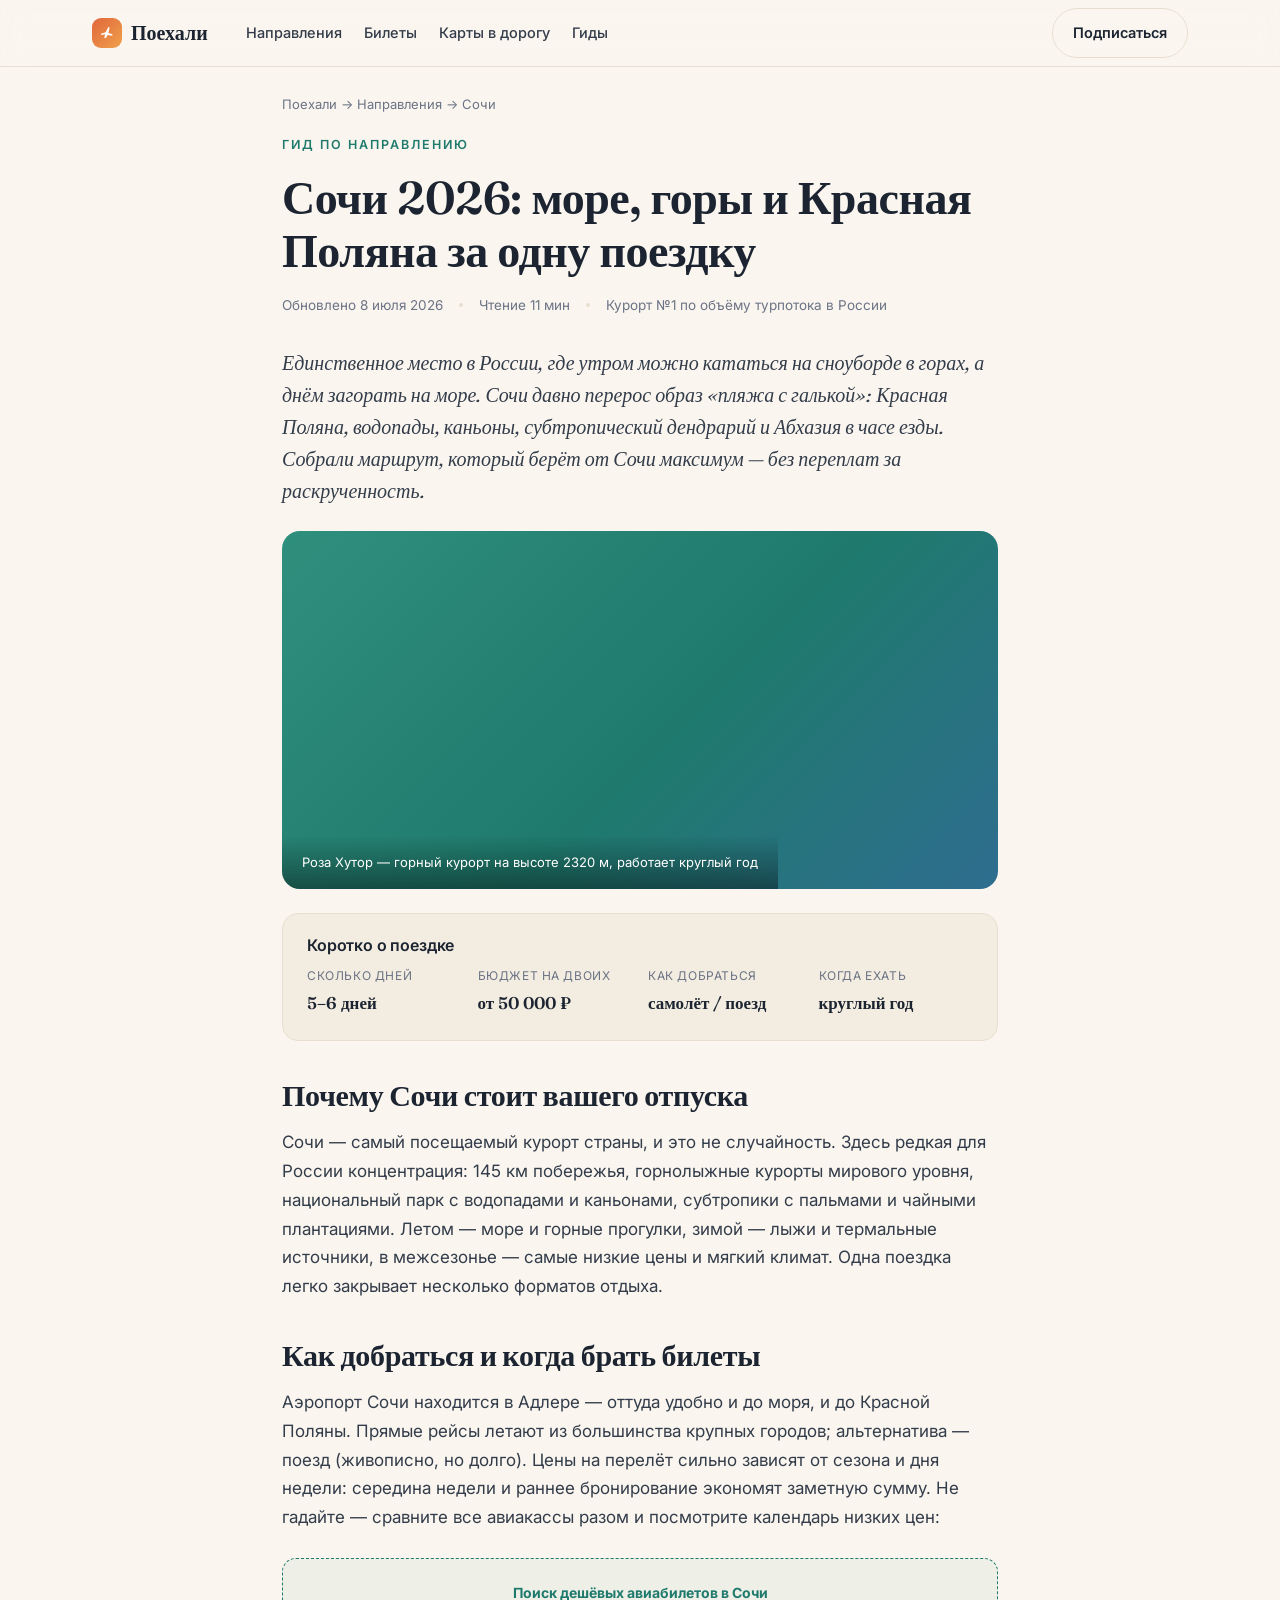
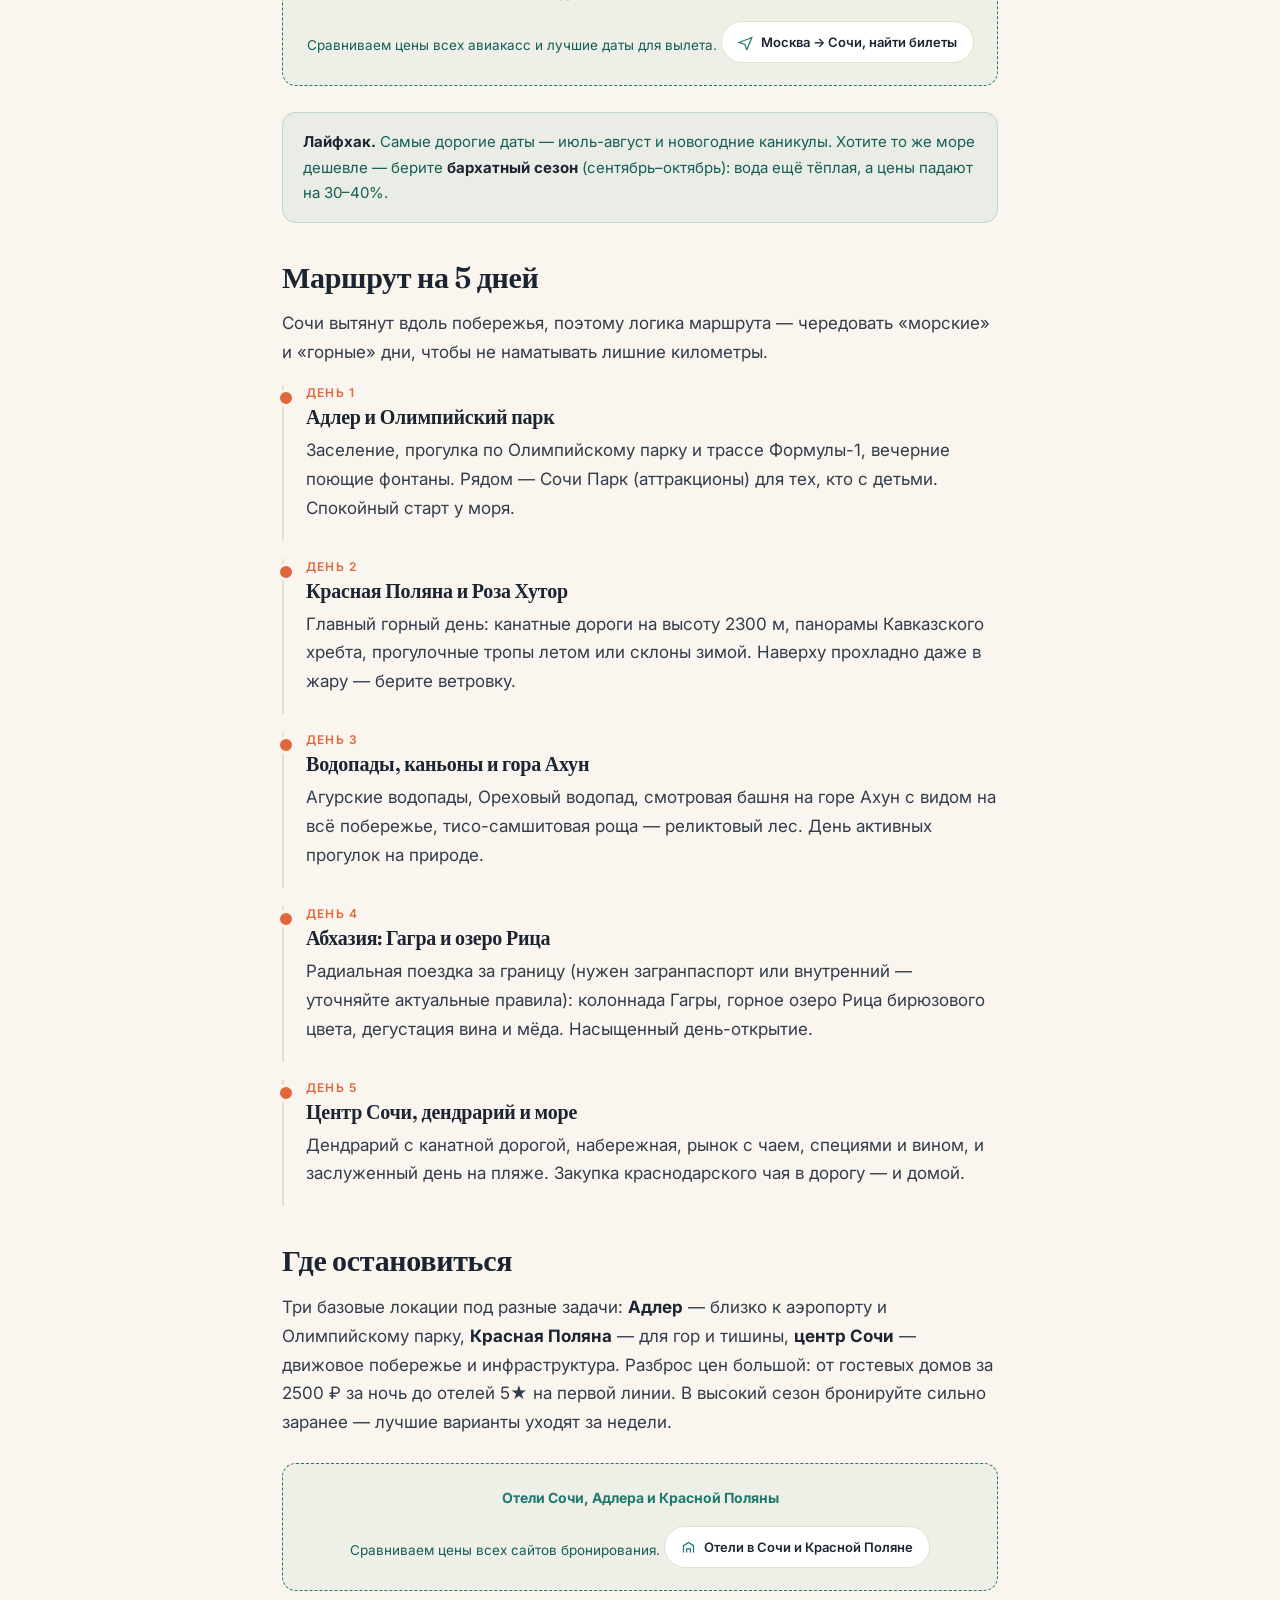
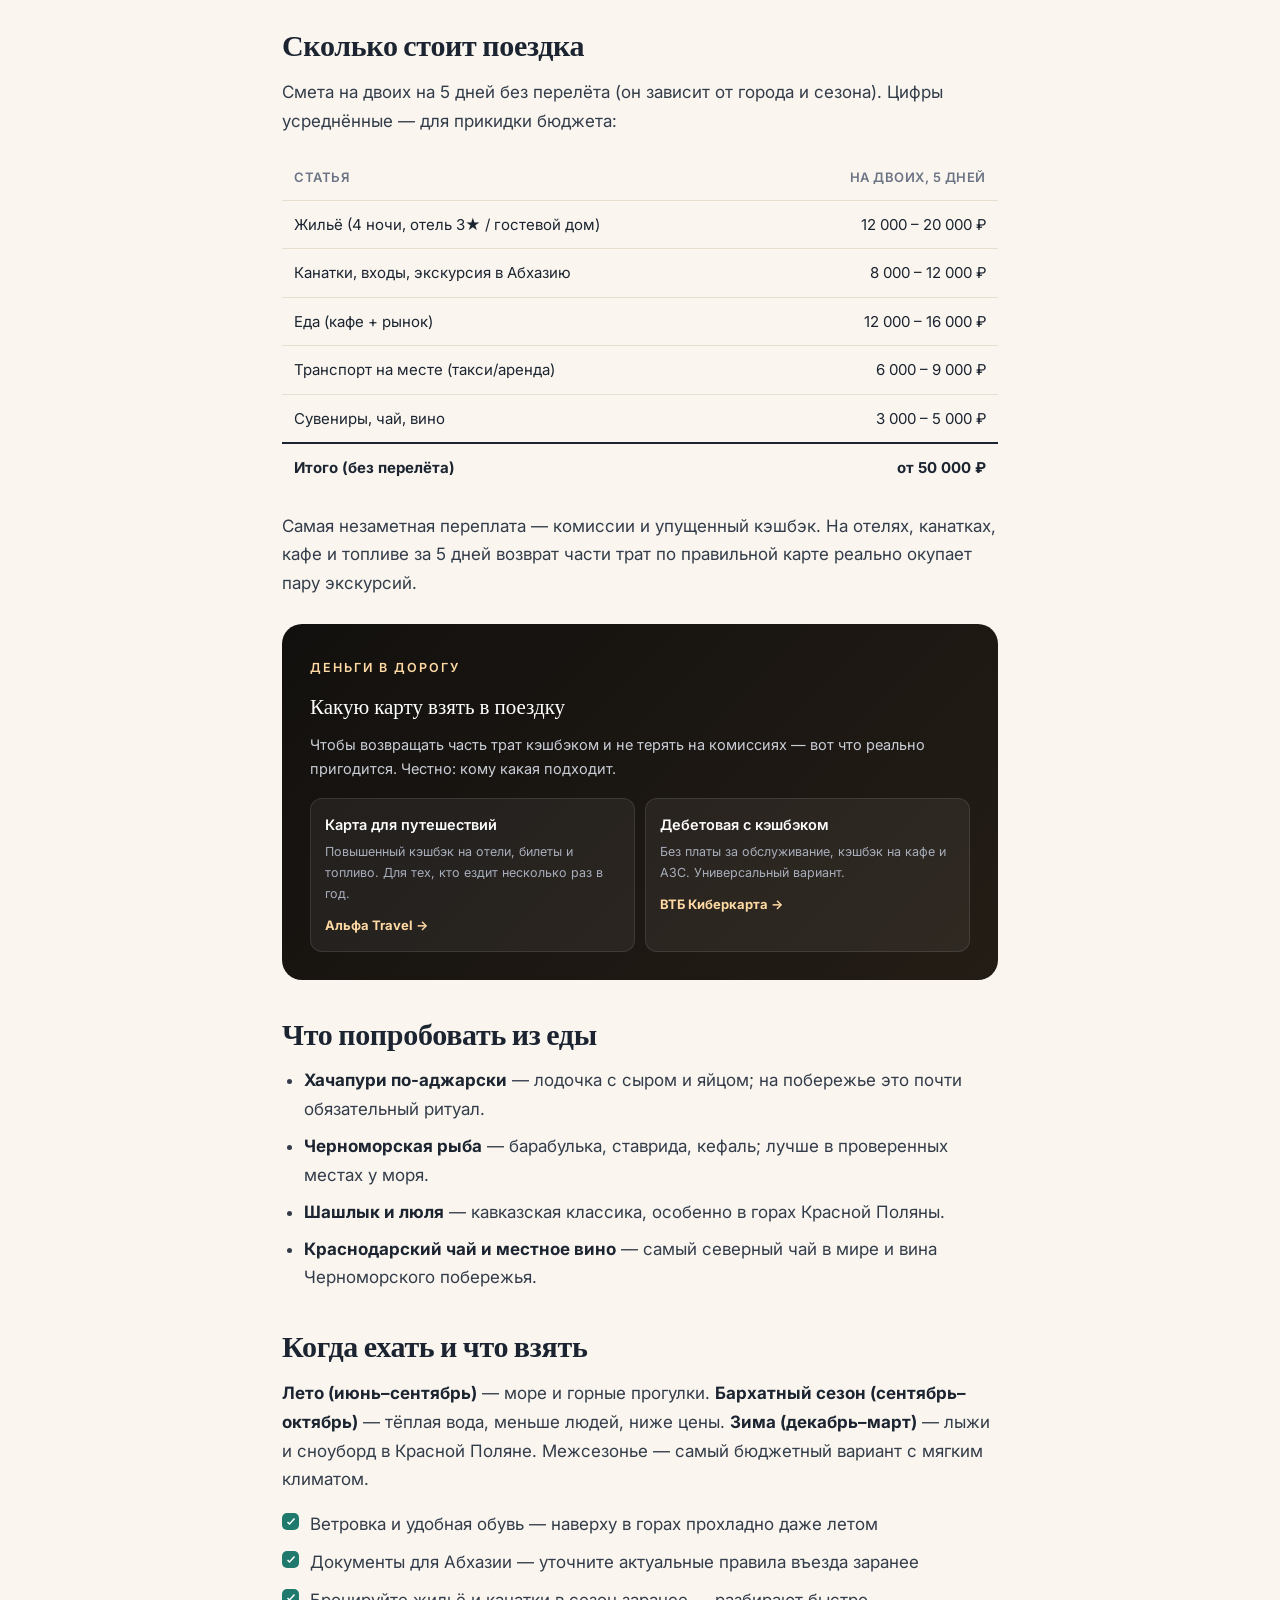
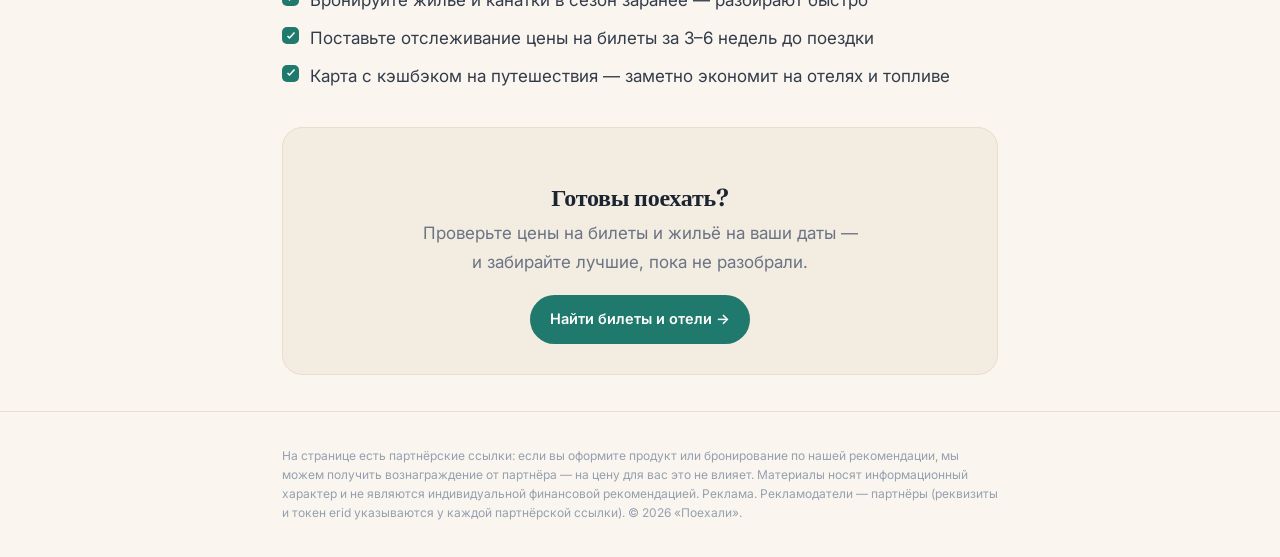
<file: sochi.html>
<!doctype html>
<html lang="ru">
<head>
<meta charset="utf-8">
<meta name="viewport" content="width=device-width, initial-scale=1">
<title>Сочи 2026: море, горы и Красная Поляна — маршрут, отели, бюджет — Поехали</title>
<meta name="description" content="Что посмотреть в Сочи за 5 дней: Красная Поляна, Роза Хутор, водопады, море и Абхазия рядом. Реальный бюджет поездки, где жить, как найти дешёвые билеты и карту в дорогу.">
<link rel="preconnect" href="https://fonts.googleapis.com">
<link rel="preconnect" href="https://fonts.gstatic.com" crossorigin>
<link href="https://fonts.googleapis.com/css2?family=Fraunces:opsz,ital,wght@9..144,0,400;9..144,0,500;9..144,0,600;9..144,0,700;9..144,1,400&family=Inter:wght@400;500;600&display=swap" rel="stylesheet">
<link rel="stylesheet" href="assets/style.css">
</head>
<body>

<header>
  <div class="wrap nav">
    <a class="logo" href="index.html">
      <span class="mark"><svg width="16" height="16" viewBox="0 0 24 24" fill="none"><path d="M3 13l7-2 4-8 2 1-2 8 6 2v2l-7-1-3 5-2-1 1-5-6 1z" fill="#fff"/></svg></span>
      Поехали
    </a>
    <nav class="links">
      <a href="index.html#napravleniya">Направления</a>
      <a href="index.html#bilety">Билеты</a>
      <a href="index.html#karty">Карты в дорогу</a>
      <a href="index.html#gidy">Гиды</a>
    </nav>
    <div class="right"><a class="btn btn-o" href="index.html#podpiska">Подписаться</a></div>
  </div>
</header>

<article>
  <div class="crumb"><a href="index.html">Поехали</a> → <a href="index.html#napravleniya">Направления</a> → Сочи</div>

  <div class="ahead">
    <span class="eyebrow">Гид по направлению</span>
    <h1>Сочи 2026: море, горы и Красная Поляна за одну поездку</h1>
    <div class="ameta">
      <span>Обновлено 8 июля 2026</span><span class="dot"></span>
      <span>Чтение 11 мин</span><span class="dot"></span>
      <span>Курорт №1 по объёму турпотока в России</span>
    </div>
  </div>

  <p class="lead">Единственное место в России, где утром можно кататься на сноуборде в горах, а днём загорать на море. Сочи давно перерос образ «пляжа с галькой»: Красная Поляна, водопады, каньоны, субтропический дендрарий и Абхазия в часе езды. Собрали маршрут, который берёт от Сочи максимум — без переплат за раскрученность.</p>

  <div class="hero-img" style="background:linear-gradient(135deg,#2f8f7d,#1F7A6D 55%,#2e6d8f)">
    <span class="cap">Роза Хутор — горный курорт на высоте 2320 м, работает круглый год</span>
  </div>

  <div class="facts">
    <h3>Коротко о поездке</h3>
    <div class="row">
      <div><div class="k">Сколько дней</div><div class="v">5–6 дней</div></div>
      <div><div class="k">Бюджет на двоих</div><div class="v">от 50 000 ₽</div></div>
      <div><div class="k">Как добраться</div><div class="v">самолёт / поезд</div></div>
      <div><div class="k">Когда ехать</div><div class="v">круглый год</div></div>
    </div>
  </div>

  <h2>Почему Сочи стоит вашего отпуска</h2>
  <p>Сочи — самый посещаемый курорт страны, и это не случайность. Здесь редкая для России концентрация: 145 км побережья, горнолыжные курорты мирового уровня, национальный парк с водопадами и каньонами, субтропики с пальмами и чайными плантациями. Летом — море и горные прогулки, зимой — лыжи и термальные источники, в межсезонье — самые низкие цены и мягкий климат. Одна поездка легко закрывает несколько форматов отдыха.</p>

  <h2>Как добраться и когда брать билеты</h2>
  <p>Аэропорт Сочи находится в Адлере — оттуда удобно и до моря, и до Красной Поляны. Прямые рейсы летают из большинства крупных городов; альтернатива — поезд (живописно, но долго). Цены на перелёт сильно зависят от сезона и дня недели: середина недели и раннее бронирование экономят заметную сумму. Не гадайте — сравните все авиакассы разом и посмотрите календарь низких цен:</p>

  <!-- AFFILIATE SLOT · Travelpayouts поисковый виджет Aviasales (Москва → Сочи/Адлер + календарь цен) -->
  <div class="slot">
    <b>Поиск дешёвых авиабилетов в Сочи</b>
    Сравниваем цены всех авиакасс и лучшие даты для вылета.
    <span class="fake"><svg width="15" height="15" viewBox="0 0 24 24" fill="none"><path d="M2 12l20-8-8 20-3-9z" stroke="#1F7A6D" stroke-width="2" fill="none"/></svg> Москва → Сочи, найти билеты</span>
  </div>

  <div class="callout"><strong>Лайфхак.</strong> Самые дорогие даты — июль-август и новогодние каникулы. Хотите то же море дешевле — берите <strong>бархатный сезон</strong> (сентябрь–октябрь): вода ещё тёплая, а цены падают на 30–40%.</div>

  <h2>Маршрут на 5 дней</h2>
  <p>Сочи вытянут вдоль побережья, поэтому логика маршрута — чередовать «морские» и «горные» дни, чтобы не наматывать лишние километры.</p>

  <div class="day">
    <div class="d">День 1</div>
    <h3>Адлер и Олимпийский парк</h3>
    <p>Заселение, прогулка по Олимпийскому парку и трассе Формулы-1, вечерние поющие фонтаны. Рядом — Сочи Парк (аттракционы) для тех, кто с детьми. Спокойный старт у моря.</p>
  </div>
  <div class="day">
    <div class="d">День 2</div>
    <h3>Красная Поляна и Роза Хутор</h3>
    <p>Главный горный день: канатные дороги на высоту 2300 м, панорамы Кавказского хребта, прогулочные тропы летом или склоны зимой. Наверху прохладно даже в жару — берите ветровку.</p>
  </div>
  <div class="day">
    <div class="d">День 3</div>
    <h3>Водопады, каньоны и гора Ахун</h3>
    <p>Агурские водопады, Ореховый водопад, смотровая башня на горе Ахун с видом на всё побережье, тисо-самшитовая роща — реликтовый лес. День активных прогулок на природе.</p>
  </div>
  <div class="day">
    <div class="d">День 4</div>
    <h3>Абхазия: Гагра и озеро Рица</h3>
    <p>Радиальная поездка за границу (нужен загранпаспорт или внутренний — уточняйте актуальные правила): колоннада Гагры, горное озеро Рица бирюзового цвета, дегустация вина и мёда. Насыщенный день-открытие.</p>
  </div>
  <div class="day">
    <div class="d">День 5</div>
    <h3>Центр Сочи, дендрарий и море</h3>
    <p>Дендрарий с канатной дорогой, набережная, рынок с чаем, специями и вином, и заслуженный день на пляже. Закупка краснодарского чая в дорогу — и домой.</p>
  </div>

  <h2>Где остановиться</h2>
  <p>Три базовые локации под разные задачи: <strong>Адлер</strong> — близко к аэропорту и Олимпийскому парку, <strong>Красная Поляна</strong> — для гор и тишины, <strong>центр Сочи</strong> — движовое побережье и инфраструктура. Разброс цен большой: от гостевых домов за 2500 ₽ за ночь до отелей 5★ на первой линии. В высокий сезон бронируйте сильно заранее — лучшие варианты уходят за недели.</p>

  <!-- AFFILIATE SLOT · Travelpayouts виджет отелей (Ostrovok / Яндекс Путешествия), Сочи/Адлер/Красная Поляна -->
  <div class="slot">
    <b>Отели Сочи, Адлера и Красной Поляны</b>
    Сравниваем цены всех сайтов бронирования.
    <span class="fake"><svg width="15" height="15" viewBox="0 0 24 24" fill="none"><path d="M4 20V9l8-5 8 5v11" stroke="#1F7A6D" stroke-width="2" fill="none"/><path d="M9 20v-6h6v6" stroke="#1F7A6D" stroke-width="2" fill="none"/></svg> Отели в Сочи и Красной Поляне</span>
  </div>

  <h2>Сколько стоит поездка</h2>
  <p>Смета на двоих на 5 дней без перелёта (он зависит от города и сезона). Цифры усреднённые — для прикидки бюджета:</p>
  <table class="budget">
    <tr><th>Статья</th><th>На двоих, 5 дней</th></tr>
    <tr><td>Жильё (4 ночи, отель 3★ / гостевой дом)</td><td>12 000 – 20 000 ₽</td></tr>
    <tr><td>Канатки, входы, экскурсия в Абхазию</td><td>8 000 – 12 000 ₽</td></tr>
    <tr><td>Еда (кафе + рынок)</td><td>12 000 – 16 000 ₽</td></tr>
    <tr><td>Транспорт на месте (такси/аренда)</td><td>6 000 – 9 000 ₽</td></tr>
    <tr><td>Сувениры, чай, вино</td><td>3 000 – 5 000 ₽</td></tr>
    <tr class="total"><td>Итого (без перелёта)</td><td>от 50 000 ₽</td></tr>
  </table>

  <p>Самая незаметная переплата — комиссии и упущенный кэшбэк. На отелях, канатках, кафе и топливе за 5 дней возврат части трат по правильной карте реально окупает пару экскурсий.</p>

  <!-- AFFILIATE SLOT · финансовые офферы (Pampadu / Leads.su), ссылки с erid -->
  <div class="native">
    <span class="eyebrow" style="color:#ffd9a3">Деньги в дорогу</span>
    <div class="t">Какую карту взять в поездку</div>
    <p>Чтобы возвращать часть трат кэшбэком и не терять на комиссиях — вот что реально пригодится. Честно: кому какая подходит.</p>
    <div class="ncards">
      <div class="ncard">
        <div class="nn">Карта для путешествий</div>
        <div class="ns">Повышенный кэшбэк на отели, билеты и топливо. Для тех, кто ездит несколько раз в год.</div>
        <div class="na">Альфа Travel →</div>
      </div>
      <div class="ncard">
        <div class="nn">Дебетовая с кэшбэком</div>
        <div class="ns">Без платы за обслуживание, кэшбэк на кафе и АЗС. Универсальный вариант.</div>
        <div class="na">ВТБ Киберкарта →</div>
      </div>
    </div>
  </div>

  <h2>Что попробовать из еды</h2>
  <ul>
    <li><strong>Хачапури по-аджарски</strong> — лодочка с сыром и яйцом; на побережье это почти обязательный ритуал.</li>
    <li><strong>Черноморская рыба</strong> — барабулька, ставрида, кефаль; лучше в проверенных местах у моря.</li>
    <li><strong>Шашлык и люля</strong> — кавказская классика, особенно в горах Красной Поляны.</li>
    <li><strong>Краснодарский чай и местное вино</strong> — самый северный чай в мире и вина Черноморского побережья.</li>
  </ul>

  <h2>Когда ехать и что взять</h2>
  <p><strong>Лето (июнь–сентябрь)</strong> — море и горные прогулки. <strong>Бархатный сезон (сентябрь–октябрь)</strong> — тёплая вода, меньше людей, ниже цены. <strong>Зима (декабрь–март)</strong> — лыжи и сноуборд в Красной Поляне. Межсезонье — самый бюджетный вариант с мягким климатом.</p>
  <ul class="check">
    <li>Ветровка и удобная обувь — наверху в горах прохладно даже летом</li>
    <li>Документы для Абхазии — уточните актуальные правила въезда заранее</li>
    <li>Бронируйте жильё и канатки в сезон заранее — разбирают быстро</li>
    <li>Поставьте отслеживание цены на билеты за 3–6 недель до поездки</li>
    <li>Карта с кэшбэком на путешествия — заметно экономит на отелях и топливе</li>
  </ul>

  <div class="endcta">
    <h3>Готовы поехать?</h3>
    <p>Проверьте цены на билеты и жильё на ваши даты — и забирайте лучшие, пока не разобрали.</p>
    <a class="btn btn-t" href="index.html#bilety">Найти билеты и отели →</a>
  </div>
</article>

<footer>
  <div class="wrap">
    На странице есть партнёрские ссылки: если вы оформите продукт или бронирование по нашей рекомендации, мы можем получить вознаграждение от партнёра — на цену для вас это не влияет. Материалы носят информационный характер и не являются индивидуальной финансовой рекомендацией. Реклама. Рекламодатели — партнёры (реквизиты и токен erid указываются у каждой партнёрской ссылки). © 2026 «Поехали».
  </div>
</footer>

</body>
</html>
</file>
<file: assets/style.css>
/* ==== Поехали — общая дизайн-система для статей-гидов ==== */
:root{
  --bg:#FAF6EF; --surf:#FFFFFF; --sand:#F3ECE0; --sand2:#EDE3D3;
  --ink:#1B2430; --ink2:#333c4a; --mut:#6B7385; --line:#E7DECF;
  --teal:#1F7A6D; --teal-d:#155e54; --coral:#E0673B; --gold:#C0912F;
  --sun:linear-gradient(135deg,#E0673B,#f0a04b);
  --sh:0 1px 2px rgba(27,36,48,.04),0 12px 32px rgba(27,36,48,.06);
}
*{box-sizing:border-box;margin:0;padding:0}
html{scroll-behavior:smooth}
body{background:var(--bg);color:var(--ink);font:17px/1.7 Inter,-apple-system,BlinkMacSystemFont,"Segoe UI",Roboto,sans-serif;-webkit-font-smoothing:antialiased;overflow-x:hidden}
h1,h2,h3,.serif{font-family:Fraunces,Georgia,serif;font-weight:600;letter-spacing:-.01em;line-height:1.15}
a{color:var(--teal-d);text-decoration:none}
a:hover{text-decoration:underline}
svg{display:block}
.wrap{max-width:1140px;margin:0 auto;padding:0 22px}
.eyebrow{font:600 12.5px/1 Inter;letter-spacing:.16em;text-transform:uppercase;color:var(--teal)}
.btn{display:inline-flex;align-items:center;gap:8px;font-weight:600;font-size:14.5px;padding:12px 20px;border-radius:100px;cursor:pointer;border:0;transition:.2s;text-decoration:none}
.btn-t{background:var(--teal);color:#fff}.btn-t:hover{background:var(--teal-d);text-decoration:none}
.btn-o{background:transparent;color:var(--ink);border:1.5px solid var(--line)}.btn-o:hover{border-color:var(--ink);background:#fff;text-decoration:none}

/* affiliate slot */
.slot{border:1.5px dashed var(--teal);background:rgba(31,122,109,.05);border-radius:14px;padding:22px;text-align:center;color:var(--teal-d);font-size:13.5px;margin:26px 0}
.slot b{display:block;font-size:14px;margin-bottom:4px;color:var(--teal)}
.slot .fake{display:inline-flex;gap:8px;align-items:center;margin-top:12px;background:#fff;border:1px solid var(--line);border-radius:100px;padding:9px 16px;color:var(--ink);font-weight:600;font-size:13px}

/* header */
header{position:sticky;top:0;z-index:50;background:rgba(250,246,239,.82);backdrop-filter:blur(12px);border-bottom:1px solid var(--line)}
.nav{display:flex;align-items:center;gap:26px;height:66px}
.logo{display:flex;align-items:center;gap:9px;font-family:Fraunces;font-weight:600;font-size:20px;color:var(--ink)}
.logo:hover{text-decoration:none}
.logo .mark{width:30px;height:30px;border-radius:9px;background:var(--sun);display:grid;place-items:center;flex:0 0 auto}
.nav .links{display:flex;gap:22px;margin-left:12px}
.nav .links a{font-size:14.5px;color:var(--ink2);font-weight:500}
.nav .links a:hover{color:var(--teal);text-decoration:none}
.nav .right{margin-left:auto}
@media(max-width:760px){.nav .links{display:none}}

/* article */
article{max-width:760px;margin:0 auto;padding:0 22px}
.crumb{font-size:13px;color:var(--mut);padding:26px 0 0}
.crumb a{color:var(--mut)}
.ahead{padding:14px 0 8px}
.ahead h1{font-size:clamp(30px,5vw,46px);margin:14px 0 16px}
.ameta{display:flex;gap:16px;flex-wrap:wrap;color:var(--mut);font-size:13.5px;align-items:center}
.ameta .dot{width:4px;height:4px;border-radius:50%;background:var(--line)}
.lead{font-size:20px;line-height:1.6;color:var(--ink2);margin:22px 0 6px;font-family:Fraunces;font-weight:400;font-style:italic}

.hero-img{aspect-ratio:16/8;border-radius:18px;margin:24px 0 8px;position:relative;overflow:hidden;display:grid;place-items:end start;color:#fff}
.hero-img .cap{position:relative;z-index:1;padding:16px 20px;font-size:13px;background:linear-gradient(0deg,rgba(0,0,0,.4),transparent)}

article h2{font-size:clamp(23px,3.4vw,30px);margin:38px 0 14px}
article h3{font-size:20px;margin:26px 0 10px}
article p{margin:0 0 16px;color:var(--ink2)}
article ul,article ol{margin:0 0 18px;padding-left:22px;color:var(--ink2)}
article li{margin-bottom:8px}
article strong{color:var(--ink)}

.facts{background:var(--sand);border:1px solid var(--line);border-radius:16px;padding:22px 24px;margin:24px 0}
.facts h3{margin:0 0 12px;font-size:16px;font-family:Inter;font-weight:600}
.facts .row{display:grid;grid-template-columns:repeat(4,1fr);gap:16px}
@media(max-width:640px){.facts .row{grid-template-columns:1fr 1fr}}
.facts .k{font-size:12px;color:var(--mut);text-transform:uppercase;letter-spacing:.05em}
.facts .v{font-size:17px;font-weight:600;font-family:Fraunces;margin-top:3px}

.day{border-left:2px solid var(--line);padding:2px 0 2px 22px;margin:18px 0;position:relative}
.day::before{content:"";position:absolute;left:-7px;top:4px;width:12px;height:12px;border-radius:50%;background:var(--coral);border:3px solid var(--bg)}
.day .d{font:600 12px/1 Inter;letter-spacing:.1em;text-transform:uppercase;color:var(--coral)}
.day h3{margin:6px 0 8px}

table.budget{width:100%;border-collapse:collapse;margin:20px 0;font-size:15px}
table.budget th,table.budget td{text-align:left;padding:11px 12px;border-bottom:1px solid var(--line)}
table.budget th{font-family:Inter;font-weight:600;font-size:13px;color:var(--mut);text-transform:uppercase;letter-spacing:.04em}
table.budget td:last-child,table.budget th:last-child{text-align:right;white-space:nowrap}
table.budget tr.total td{font-weight:700;color:var(--ink);border-bottom:0;border-top:2px solid var(--ink)}

/* native card block */
.native{background:linear-gradient(135deg,#12100E,#241d16);color:#fff;border-radius:20px;padding:28px;margin:26px 0}
.native .t{font-family:Fraunces;font-size:21px;margin:8px 0 8px}
.native p{color:#c9cdd6;font-size:14.5px;margin-bottom:16px}
.ncards{display:grid;grid-template-columns:1fr 1fr;gap:10px}
@media(max-width:560px){.ncards{grid-template-columns:1fr}}
.ncard{background:rgba(255,255,255,.06);border:1px solid rgba(255,255,255,.1);border-radius:12px;padding:14px}
.ncard .nn{font-weight:600;font-size:14.5px}
.ncard .ns{font-size:12.5px;color:#a7adba;margin:3px 0 10px}
.ncard .na{font-weight:700;color:#ffd9a3;font-size:13px}

.callout{background:rgba(31,122,109,.07);border:1px solid rgba(31,122,109,.2);border-radius:14px;padding:16px 20px;margin:22px 0;font-size:15px;color:var(--teal-d)}
.check{list-style:none;padding:0}
.check li{padding-left:28px;position:relative;margin-bottom:9px}
.check li::before{content:"";position:absolute;left:0;top:3px;width:17px;height:17px;border-radius:5px;background:var(--teal);background-image:url("data:image/svg+xml;utf8,<svg xmlns='http://www.w3.org/2000/svg' width='12' height='12' viewBox='0 0 24 24' fill='none'><path d='M5 12l4 4 10-11' stroke='white' stroke-width='3' fill='none'/></svg>");background-repeat:no-repeat;background-position:center}

.endcta{background:var(--sand);border:1px solid var(--line);border-radius:20px;padding:30px;text-align:center;margin:36px 0}
.endcta h3{font-size:24px;margin-bottom:8px}
.endcta p{color:var(--mut);max-width:440px;margin:0 auto 18px}

footer{border-top:1px solid var(--line);margin-top:30px;padding:34px 0;color:#94a0b0;font-size:12px;line-height:1.6}
footer .wrap{max-width:760px}
</file>
